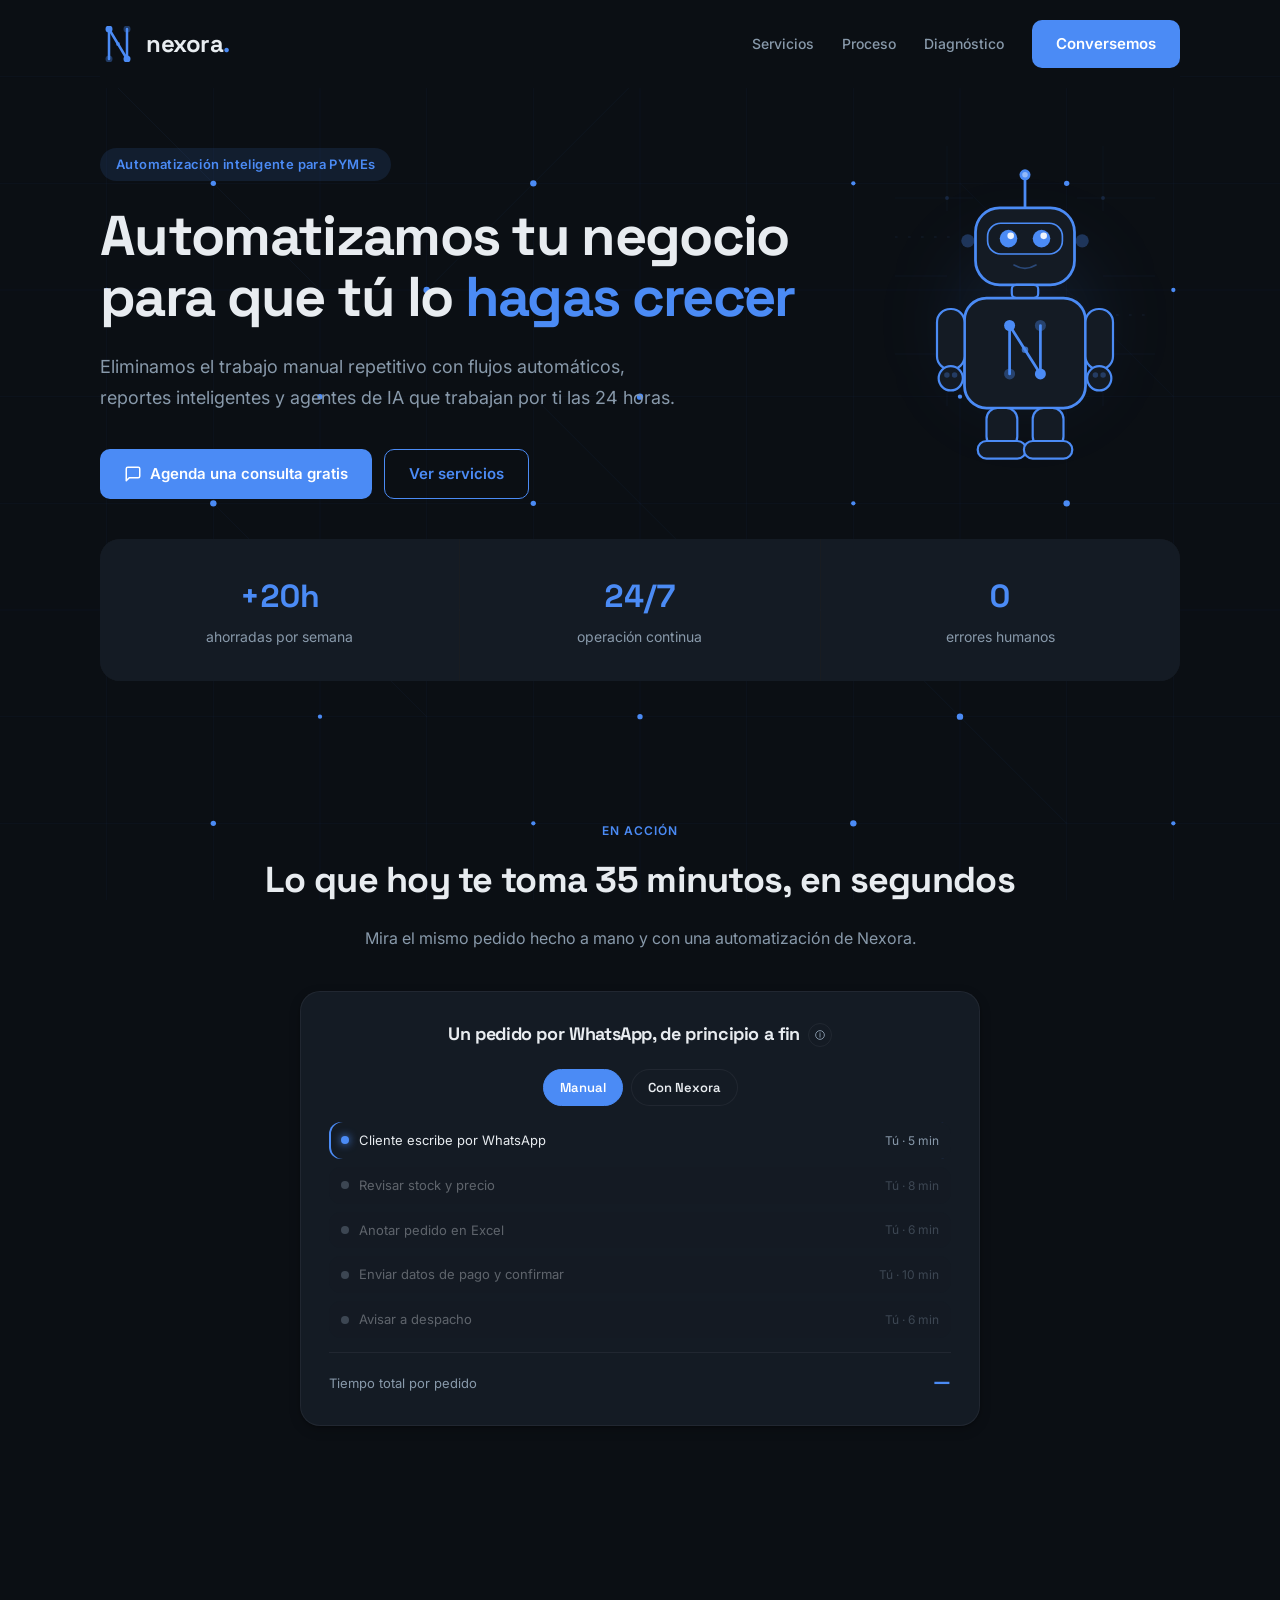
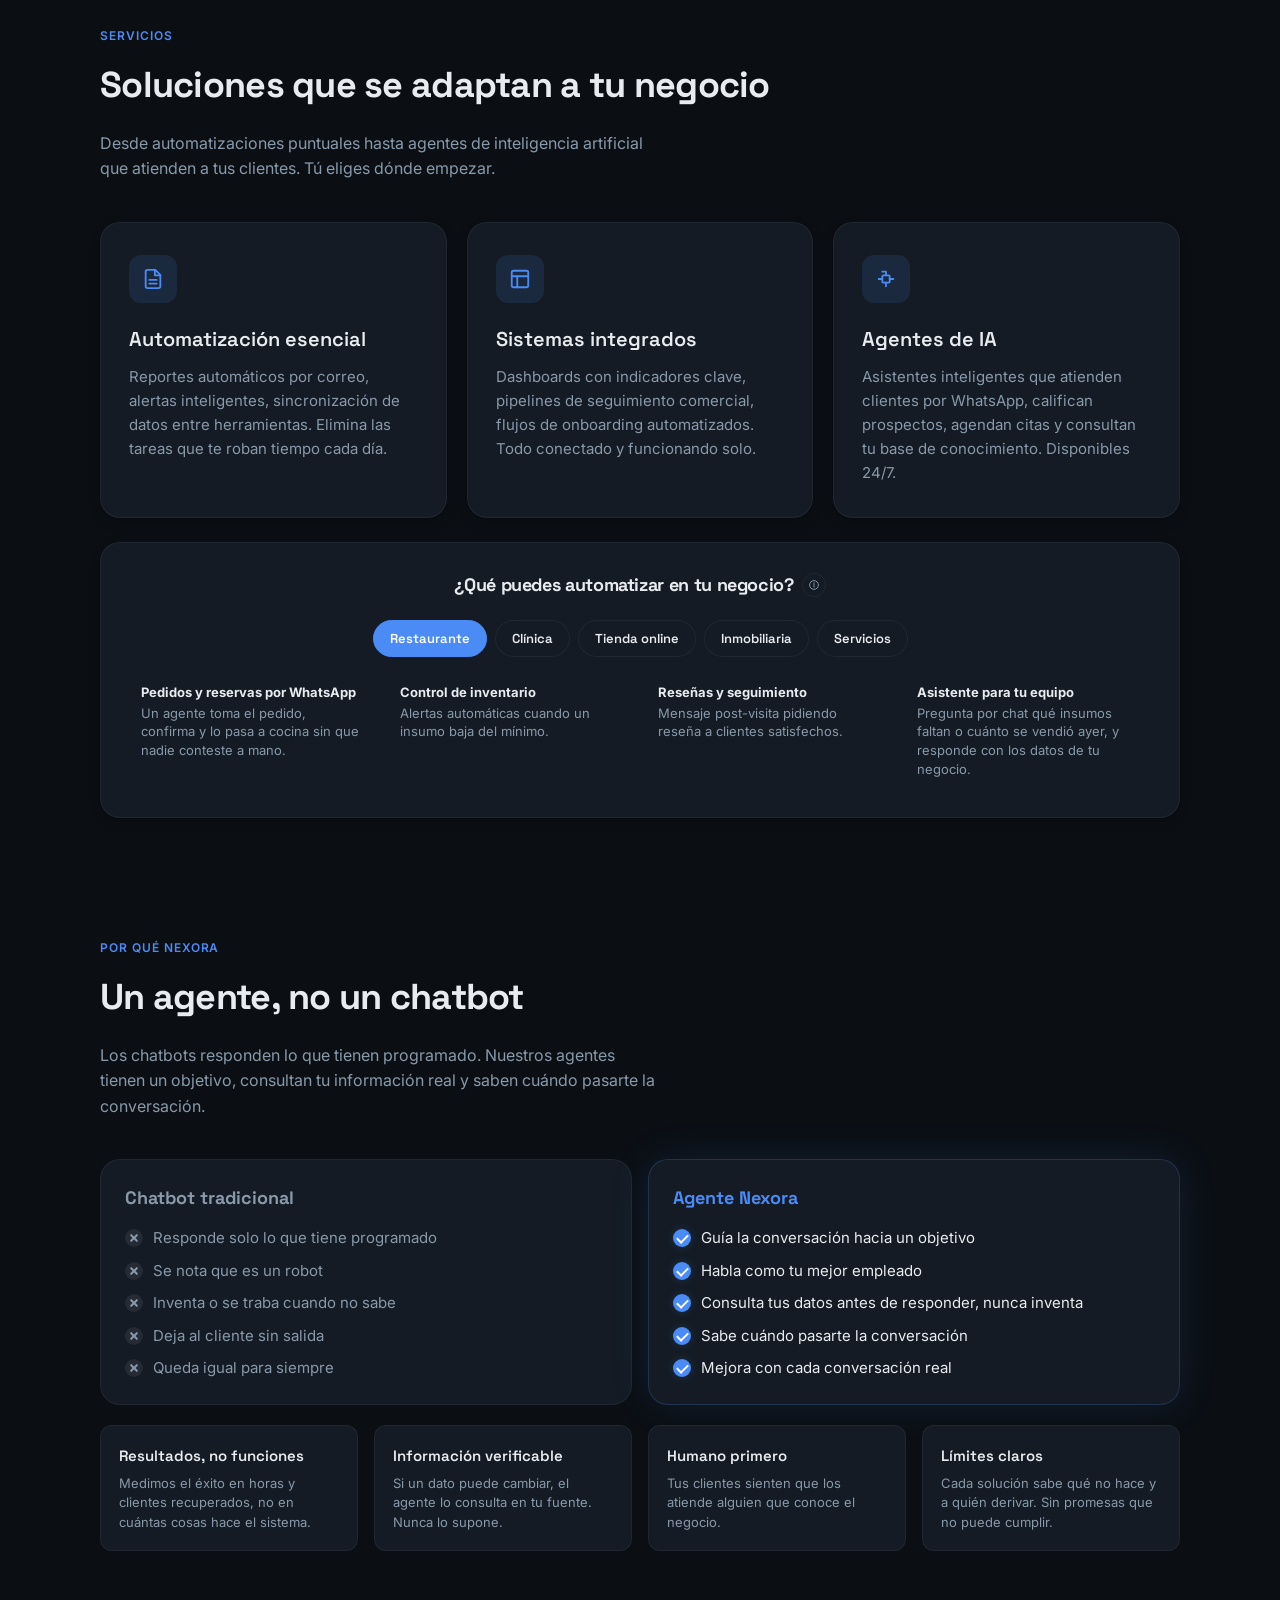
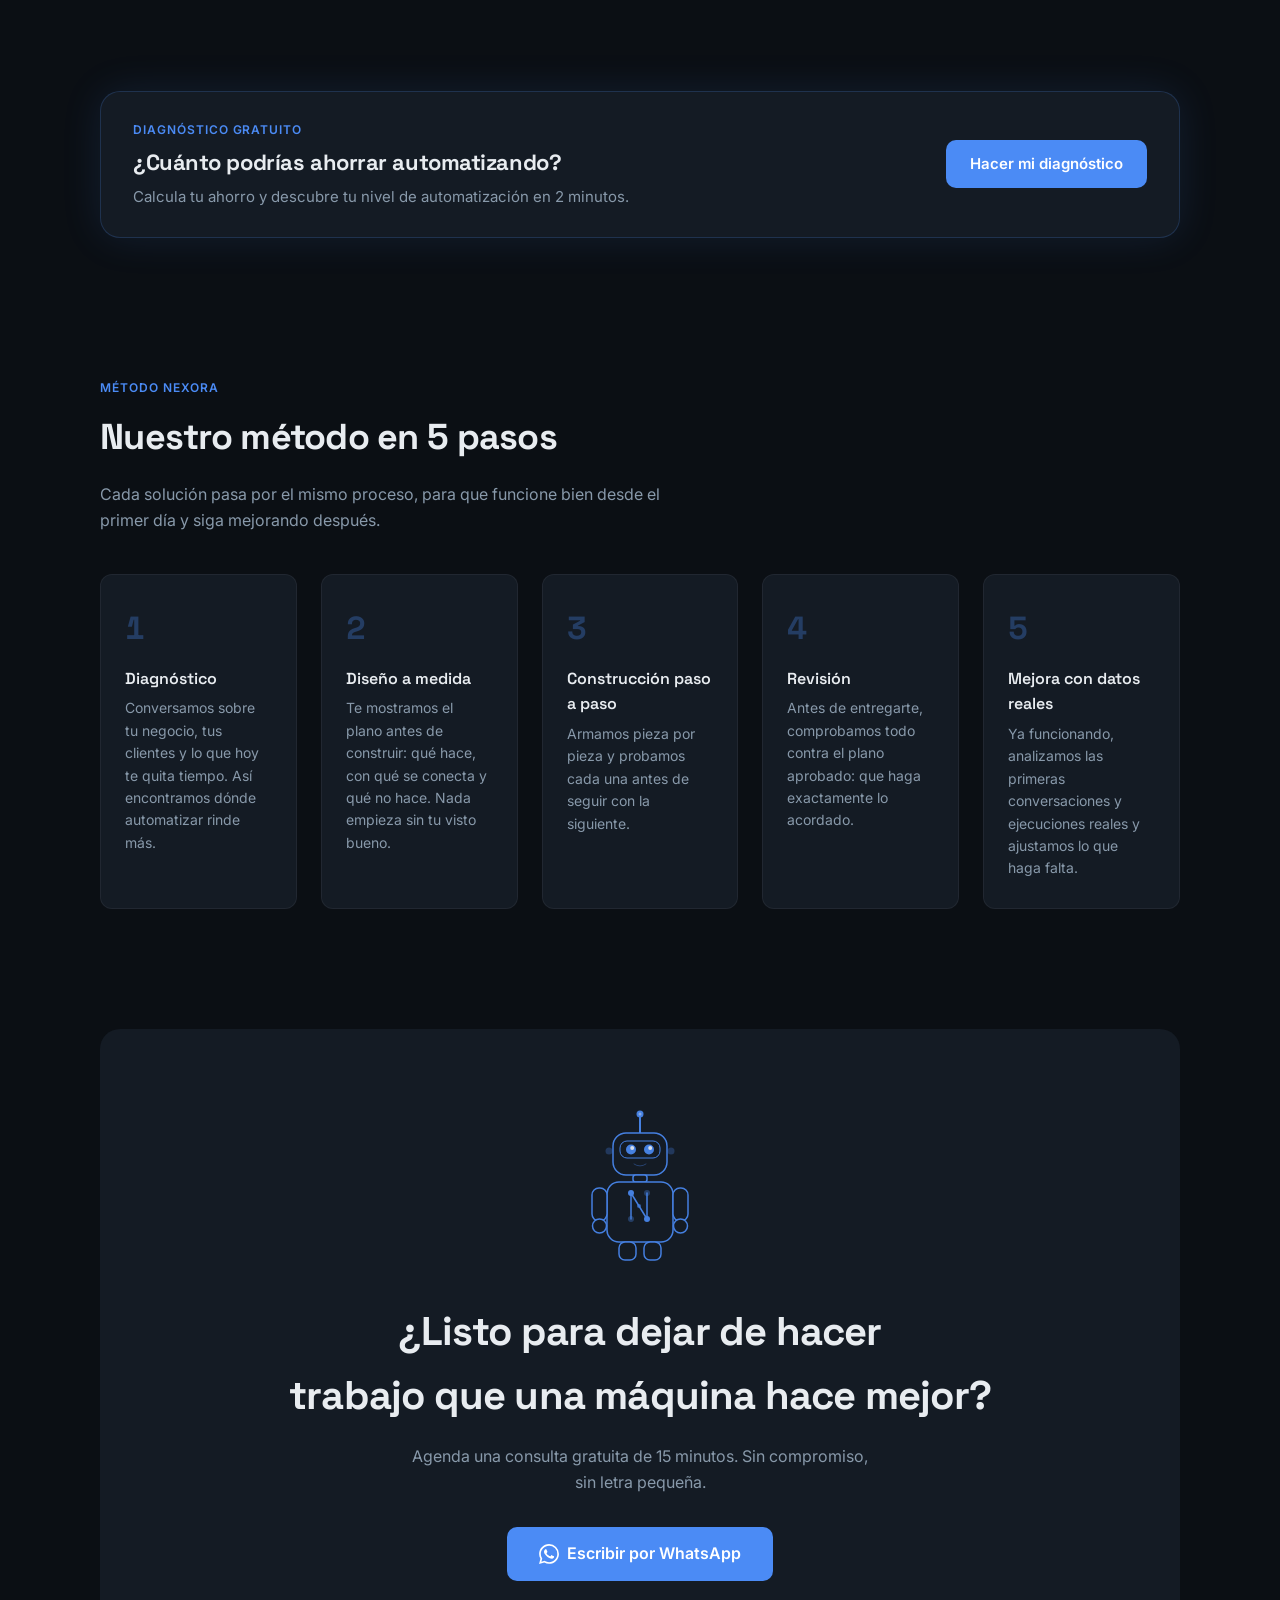
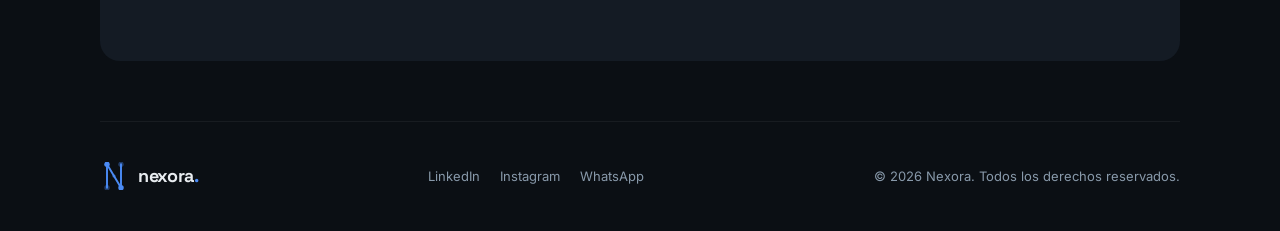
<file: index.html>
<!doctype html>
<html lang="es">
<head>
<meta charset="utf-8">
<meta name="viewport" content="width=device-width, initial-scale=1, viewport-fit=cover">
<title>Nexora — Automatización inteligente para PYMEs</title>
<meta name="description" content="Automatizaciones y agentes de IA para PYMEs: menos trabajo manual, atención 24/7.">
<link rel="preconnect" href="https://fonts.googleapis.com">
<link rel="stylesheet" href="https://fonts.googleapis.com/css2?family=Space+Grotesk:wght@400;500;600;700&family=Inter:wght@400;500;600&display=swap">
<link rel="stylesheet" href="/styles.css">
</head>
<body>
<!-- Circuit grid background with animated nodes -->
<div class="circuit-grid-bg">
  <svg viewBox="0 0 1200 900" preserveAspectRatio="xMidYMid slice" xmlns="http://www.w3.org/2000/svg">
    <!-- Grid lines -->
    <line x1="0" y1="100" x2="1200" y2="100" stroke="var(--circuit)" stroke-width="0.5"/>
    <line x1="0" y1="200" x2="1200" y2="200" stroke="var(--circuit)" stroke-width="0.5"/>
    <line x1="0" y1="300" x2="1200" y2="300" stroke="var(--circuit)" stroke-width="0.5"/>
    <line x1="0" y1="400" x2="1200" y2="400" stroke="var(--circuit)" stroke-width="0.5"/>
    <line x1="0" y1="500" x2="1200" y2="500" stroke="var(--circuit)" stroke-width="0.5"/>
    <line x1="0" y1="600" x2="1200" y2="600" stroke="var(--circuit)" stroke-width="0.5"/>
    <line x1="0" y1="700" x2="1200" y2="700" stroke="var(--circuit)" stroke-width="0.5"/>
    <line x1="0" y1="800" x2="1200" y2="800" stroke="var(--circuit)" stroke-width="0.5"/>
    <line x1="100" y1="0" x2="100" y2="900" stroke="var(--circuit)" stroke-width="0.5"/>
    <line x1="200" y1="0" x2="200" y2="900" stroke="var(--circuit)" stroke-width="0.5"/>
    <line x1="300" y1="0" x2="300" y2="900" stroke="var(--circuit)" stroke-width="0.5"/>
    <line x1="400" y1="0" x2="400" y2="900" stroke="var(--circuit)" stroke-width="0.5"/>
    <line x1="500" y1="0" x2="500" y2="900" stroke="var(--circuit)" stroke-width="0.5"/>
    <line x1="600" y1="0" x2="600" y2="900" stroke="var(--circuit)" stroke-width="0.5"/>
    <line x1="700" y1="0" x2="700" y2="900" stroke="var(--circuit)" stroke-width="0.5"/>
    <line x1="800" y1="0" x2="800" y2="900" stroke="var(--circuit)" stroke-width="0.5"/>
    <line x1="900" y1="0" x2="900" y2="900" stroke="var(--circuit)" stroke-width="0.5"/>
    <line x1="1000" y1="0" x2="1000" y2="900" stroke="var(--circuit)" stroke-width="0.5"/>
    <line x1="1100" y1="0" x2="1100" y2="900" stroke="var(--circuit)" stroke-width="0.5"/>
    <!-- Animated nodes at intersections -->
    <circle class="circuit-node" cx="100" cy="100" r="3" fill="var(--accent)"/>
    <circle class="circuit-node" cx="300" cy="100" r="2.5" fill="var(--accent)"/>
    <circle class="circuit-node" cx="600" cy="100" r="2" fill="var(--accent)"/>
    <circle class="circuit-node" cx="900" cy="100" r="3" fill="var(--accent)"/>
    <circle class="circuit-node" cx="1100" cy="100" r="2" fill="var(--accent)"/>
    <circle class="circuit-node" cx="200" cy="200" r="2.5" fill="var(--accent)"/>
    <circle class="circuit-node" cx="500" cy="200" r="3" fill="var(--accent)"/>
    <circle class="circuit-node" cx="800" cy="200" r="2" fill="var(--accent)"/>
    <circle class="circuit-node" cx="1000" cy="200" r="2.5" fill="var(--accent)"/>
    <circle class="circuit-node" cx="100" cy="300" r="2" fill="var(--accent)"/>
    <circle class="circuit-node" cx="400" cy="300" r="3" fill="var(--accent)"/>
    <circle class="circuit-node" cx="700" cy="300" r="2.5" fill="var(--accent)"/>
    <circle class="circuit-node" cx="1100" cy="300" r="2" fill="var(--accent)"/>
    <circle class="circuit-node" cx="300" cy="400" r="2.5" fill="var(--accent)"/>
    <circle class="circuit-node" cx="600" cy="400" r="3" fill="var(--accent)"/>
    <circle class="circuit-node" cx="900" cy="400" r="2" fill="var(--accent)"/>
    <circle class="circuit-node" cx="200" cy="500" r="3" fill="var(--accent)"/>
    <circle class="circuit-node" cx="500" cy="500" r="2.5" fill="var(--accent)"/>
    <circle class="circuit-node" cx="800" cy="500" r="2" fill="var(--accent)"/>
    <circle class="circuit-node" cx="1000" cy="500" r="3" fill="var(--accent)"/>
    <circle class="circuit-node" cx="100" cy="600" r="2.5" fill="var(--accent)"/>
    <circle class="circuit-node" cx="400" cy="600" r="2" fill="var(--accent)"/>
    <circle class="circuit-node" cx="700" cy="600" r="3" fill="var(--accent)"/>
    <circle class="circuit-node" cx="1100" cy="600" r="2.5" fill="var(--accent)"/>
    <circle class="circuit-node" cx="300" cy="700" r="2" fill="var(--accent)"/>
    <circle class="circuit-node" cx="600" cy="700" r="2.5" fill="var(--accent)"/>
    <circle class="circuit-node" cx="900" cy="700" r="3" fill="var(--accent)"/>
    <circle class="circuit-node" cx="200" cy="800" r="2.5" fill="var(--accent)"/>
    <circle class="circuit-node" cx="500" cy="800" r="2" fill="var(--accent)"/>
    <circle class="circuit-node" cx="800" cy="800" r="3" fill="var(--accent)"/>
    <circle class="circuit-node" cx="1100" cy="800" r="2" fill="var(--accent)"/>
    <!-- Diagonal connection traces -->
    <line x1="100" y1="100" x2="300" y2="300" stroke="var(--accent)" stroke-width="0.5" opacity="0.1"/>
    <line x1="600" y1="100" x2="400" y2="300" stroke="var(--accent)" stroke-width="0.5" opacity="0.1"/>
    <line x1="900" y1="200" x2="1100" y2="400" stroke="var(--accent)" stroke-width="0.5" opacity="0.08"/>
    <line x1="500" y1="400" x2="700" y2="600" stroke="var(--accent)" stroke-width="0.5" opacity="0.1"/>
    <line x1="200" y1="500" x2="400" y2="700" stroke="var(--accent)" stroke-width="0.5" opacity="0.08"/>
    <line x1="800" y1="600" x2="1000" y2="800" stroke="var(--accent)" stroke-width="0.5" opacity="0.1"/>
  </svg>
</div>

<div class="wrap">
  <nav>
    <a href="#" class="logo-mark">
      <svg class="logo-icon" viewBox="0 0 36 36" fill="none" xmlns="http://www.w3.org/2000/svg">
        <g transform="translate(9, 3)">
          <line x1="0" y1="0" x2="0" y2="30" stroke="var(--accent)" stroke-width="2.5" stroke-linecap="round"/>
          <line x1="0" y1="0" x2="18" y2="30" stroke="var(--accent)" stroke-width="2.5" stroke-linecap="round"/>
          <line x1="18" y1="0" x2="18" y2="30" stroke="var(--accent)" stroke-width="2.5" stroke-linecap="round"/>
          <circle cx="0" cy="0" r="3.5" fill="var(--accent)"/>
          <circle cx="18" cy="30" r="3.5" fill="var(--accent)"/>
          <circle cx="0" cy="30" r="3.5" fill="var(--accent)" opacity="0.35"/>
          <circle cx="18" cy="0" r="3.5" fill="var(--accent)" opacity="0.35"/>
          <circle cx="9" cy="15" r="2" fill="var(--accent)" opacity="0.7"/>
        </g>
      </svg>
      <div class="logo">nexora<span>.</span></div>
    </a>
    <div class="nav-links">
      <a href="#servicios">Servicios</a>
      <a href="#proceso">Proceso</a>
      <a href="/diagnostico/">Diagnóstico</a>
      <a href="#contacto" class="btn">Conversemos</a>
    </div>
  </nav>

  <section class="hero">
    <div class="hero-content">
      <div class="hero-badge">Automatización inteligente para PYMEs</div>
      <h1>Automatizamos tu negocio<br>para que tú lo <em>hagas crecer</em></h1>
      <p>Eliminamos el trabajo manual repetitivo con flujos automáticos, reportes inteligentes y agentes de IA que trabajan por ti las 24 horas.</p>
      <div class="hero-cta">
        <a href="#contacto" class="btn">
          <svg width="18" height="18" viewBox="0 0 24 24" fill="none" stroke="currentColor" stroke-width="2" stroke-linecap="round" stroke-linejoin="round"><path d="M21 15a2 2 0 0 1-2 2H7l-4 4V5a2 2 0 0 1 2-2h14a2 2 0 0 1 2 2z"/></svg>
          Agenda una consulta gratis
        </a>
        <a href="#servicios" class="btn btn-outline">Ver servicios</a>
      </div>
    </div>

    <div class="hero-visual">
      <div class="mascot-wrapper">
        <div class="mascot-glow"></div>
        <!-- Circuit background -->
        <svg class="circuit-bg" viewBox="0 0 400 400" fill="none" xmlns="http://www.w3.org/2000/svg">
          <!-- Horizontal lines -->
          <line x1="0" y1="80" x2="120" y2="80" stroke="var(--circuit)" stroke-width="1.5"/>
          <line x1="280" y1="80" x2="400" y2="80" stroke="var(--circuit)" stroke-width="1.5"/>
          <line x1="0" y1="200" x2="80" y2="200" stroke="var(--circuit)" stroke-width="1.5"/>
          <line x1="320" y1="200" x2="400" y2="200" stroke="var(--circuit)" stroke-width="1.5"/>
          <line x1="0" y1="320" x2="140" y2="320" stroke="var(--circuit)" stroke-width="1.5"/>
          <line x1="260" y1="320" x2="400" y2="320" stroke="var(--circuit)" stroke-width="1.5"/>
          <!-- Vertical lines -->
          <line x1="80" y1="0" x2="80" y2="100" stroke="var(--circuit)" stroke-width="1.5"/>
          <line x1="320" y1="0" x2="320" y2="100" stroke="var(--circuit)" stroke-width="1.5"/>
          <line x1="80" y1="300" x2="80" y2="400" stroke="var(--circuit)" stroke-width="1.5"/>
          <line x1="320" y1="300" x2="320" y2="400" stroke="var(--circuit)" stroke-width="1.5"/>
          <!-- Data flow lines -->
          <line x1="0" y1="140" x2="100" y2="140" stroke="var(--accent)" stroke-width="1" class="circuit-flow" opacity="0.3"/>
          <line x1="300" y1="260" x2="400" y2="260" stroke="var(--accent)" stroke-width="1" class="circuit-flow" opacity="0.3"/>
          <!-- Junction nodes -->
          <circle cx="80" cy="80" r="3" fill="var(--accent)" opacity="0.3"/>
          <circle cx="320" cy="80" r="3" fill="var(--accent)" opacity="0.3"/>
          <circle cx="80" cy="320" r="3" fill="var(--accent)" opacity="0.3"/>
          <circle cx="320" cy="320" r="3" fill="var(--accent)" opacity="0.3"/>
        </svg>
        <!-- Robot mascot — Version D: Shield N -->
        <svg class="mascot-svg" viewBox="0 0 200 280" fill="none" xmlns="http://www.w3.org/2000/svg">
          <!-- Antenna -->
          <line x1="100" y1="12" x2="100" y2="38" stroke="var(--accent)" stroke-width="2.5" stroke-linecap="round"/>
          <circle cx="100" cy="8" r="5" fill="var(--accent)"/>
          <circle cx="100" cy="8" r="2.5" fill="#fff" opacity="0.4"/>
          <!-- Head: rounded tech -->
          <rect x="55" y="38" width="90" height="70" rx="22" fill="var(--card-bg)" stroke="var(--accent)" stroke-width="2.5"/>
          <!-- Visor -->
          <rect x="66" y="52" width="68" height="28" rx="12" fill="var(--bg-alt)" stroke="var(--accent)" stroke-width="1.5"/>
          <!-- Eyes -->
          <circle cx="85" cy="66" r="8" fill="var(--accent)"/>
          <circle cx="115" cy="66" r="8" fill="var(--accent)"/>
          <circle cx="87" cy="63.5" r="3" fill="#fff" opacity="0.9"/>
          <circle cx="117" cy="63.5" r="3" fill="#fff" opacity="0.9"/>
          <!-- Smile -->
          <path d="M90 90 Q100 96 110 90" stroke="var(--accent)" stroke-width="1.5" stroke-linecap="round" fill="none" opacity="0.4"/>
          <!-- Ear sensors -->
          <circle cx="48" cy="68" r="6" fill="var(--accent)" opacity="0.3"/>
          <circle cx="152" cy="68" r="6" fill="var(--accent)" opacity="0.3"/>
          <!-- Neck -->
          <rect x="88" y="108" width="24" height="12" rx="4" fill="var(--card-bg)" stroke="var(--accent)" stroke-width="2"/>
          <!-- Torso -->
          <rect x="45" y="120" width="110" height="100" rx="20" fill="var(--card-bg)" stroke="var(--accent)" stroke-width="2.5"/>
          <!-- Nexora N on chest (ratio 0.625 like original logo) -->
          <g transform="translate(86, 145)">
            <line x1="0" y1="0" x2="0" y2="44" stroke="var(--accent)" stroke-width="2.5" stroke-linecap="round"/>
            <line x1="0" y1="0" x2="28" y2="44" stroke="var(--accent)" stroke-width="2.5" stroke-linecap="round"/>
            <line x1="28" y1="0" x2="28" y2="44" stroke="var(--accent)" stroke-width="2.5" stroke-linecap="round"/>
            <circle cx="0" cy="0" r="5" fill="var(--accent)"/>
            <circle cx="28" cy="44" r="5" fill="var(--accent)"/>
            <circle cx="0" cy="44" r="5" fill="var(--accent)" opacity="0.35"/>
            <circle cx="28" cy="0" r="5" fill="var(--accent)" opacity="0.35"/>
            <circle cx="14" cy="22" r="3" fill="var(--accent)" opacity="0.7"/>
          </g>
          <!-- Arms -->
          <rect x="20" y="130" width="25" height="55" rx="12" fill="var(--card-bg)" stroke="var(--accent)" stroke-width="2"/>
          <circle cx="32.5" cy="193" r="11" fill="var(--card-bg)" stroke="var(--accent)" stroke-width="2"/>
          <rect x="155" y="130" width="25" height="55" rx="12" fill="var(--card-bg)" stroke="var(--accent)" stroke-width="2"/>
          <circle cx="167.5" cy="193" r="11" fill="var(--card-bg)" stroke="var(--accent)" stroke-width="2"/>
          <!-- Hand details -->
          <circle cx="29" cy="190" r="2.5" fill="var(--accent)" opacity="0.3"/>
          <circle cx="36" cy="190" r="2.5" fill="var(--accent)" opacity="0.3"/>
          <circle cx="164" cy="190" r="2.5" fill="var(--accent)" opacity="0.3"/>
          <circle cx="171" cy="190" r="2.5" fill="var(--accent)" opacity="0.3"/>
          <!-- Legs -->
          <rect x="65" y="220" width="28" height="36" rx="10" fill="var(--card-bg)" stroke="var(--accent)" stroke-width="2"/>
          <rect x="107" y="220" width="28" height="36" rx="10" fill="var(--card-bg)" stroke="var(--accent)" stroke-width="2"/>
          <!-- Feet -->
          <rect x="57" y="250" width="44" height="16" rx="8" fill="var(--card-bg)" stroke="var(--accent)" stroke-width="2"/>
          <rect x="99" y="250" width="44" height="16" rx="8" fill="var(--card-bg)" stroke="var(--accent)" stroke-width="2"/>
        </svg>
      </div>
    </div>
  </section>

  <div class="stats">
    <div class="stat">
      <div class="stat-num">+20h</div>
      <div class="stat-label">ahorradas por semana</div>
    </div>
    <div class="stat">
      <div class="stat-num">24/7</div>
      <div class="stat-label">operación continua</div>
    </div>
    <div class="stat">
      <div class="stat-num">0</div>
      <div class="stat-label">errores humanos</div>
    </div>
  </div>

  <section class="feature" id="en-accion">
    <div class="section-eyebrow">En acción</div>
    <h2 class="section-title">Lo que hoy te toma 35 minutos, en segundos</h2>
    <p class="section-desc">Mira el mismo pedido hecho a mano y con una automatización de Nexora.</p>
    <div class="feature-card">
  <div class="calc" id="flujo">
    <div class="calc-header">
      <h3>Un pedido por WhatsApp, de principio a fin</h3>
      <button class="calc-info-toggle" onclick="this.closest('.calc').querySelector('.calc-info').toggleAttribute('hidden')" aria-label="Más información">
        <svg width="16" height="16" viewBox="0 0 16 16" fill="none"><circle cx="8" cy="8" r="7" stroke="currentColor" stroke-width="1.5"/><path d="M8 7v4.5M8 4.5v1" stroke="currentColor" stroke-width="1.5" stroke-linecap="round"/></svg>
      </button>
    </div>
    <div class="calc-info" hidden>
      <p>Compara el mismo proceso hecho a mano y con una automatización. Cambia entre "Manual" y "Con Nexora" y mira quién hace cada paso y cuánto tarda en total. Los tiempos son referenciales de un negocio típico.</p>
    </div>
    <div class="tool-body">
      <div class="flow-toggle">
        <button class="tool-btn is-on" data-mode="manual">Manual</button>
        <button class="tool-btn" data-mode="auto">Con Nexora</button>
      </div>
      <ul class="flow-steps" id="flow-steps"></ul>
      <div class="flow-total"><span id="flow-label">Tiempo total por pedido</span><strong id="flow-time"></strong></div>
    </div>
  </div>
    </div>
  </section>

  <section id="servicios">
    <div class="section-eyebrow">Servicios</div>
    <h2 class="section-title">Soluciones que se adaptan a tu negocio</h2>
    <p class="section-desc">Desde automatizaciones puntuales hasta agentes de inteligencia artificial que atienden a tus clientes. Tú eliges dónde empezar.</p>

    <div class="services-grid">
      <div class="service-card">
        <div class="service-icon">
          <svg width="22" height="22" viewBox="0 0 24 24" fill="none" stroke="var(--accent)" stroke-width="2" stroke-linecap="round" stroke-linejoin="round"><path d="M14.5 2H6a2 2 0 0 0-2 2v16a2 2 0 0 0 2 2h12a2 2 0 0 0 2-2V7.5L14.5 2z"/><polyline points="14 2 14 8 20 8"/><line x1="16" y1="13" x2="8" y2="13"/><line x1="16" y1="17" x2="8" y2="17"/></svg>
        </div>
        <h3>Automatización esencial</h3>
        <p>Reportes automáticos por correo, alertas inteligentes, sincronización de datos entre herramientas. Elimina las tareas que te roban tiempo cada día.</p>
      </div>

      <div class="service-card">
        <div class="service-icon">
          <svg width="22" height="22" viewBox="0 0 24 24" fill="none" stroke="var(--accent)" stroke-width="2" stroke-linecap="round" stroke-linejoin="round"><rect x="3" y="3" width="18" height="18" rx="2"/><path d="M3 9h18"/><path d="M9 21V9"/></svg>
        </div>
        <h3>Sistemas integrados</h3>
        <p>Dashboards con indicadores clave, pipelines de seguimiento comercial, flujos de onboarding automatizados. Todo conectado y funcionando solo.</p>
      </div>

      <div class="service-card">
        <div class="service-icon">
          <svg width="22" height="22" viewBox="0 0 24 24" fill="none" stroke="var(--accent)" stroke-width="2" stroke-linecap="round" stroke-linejoin="round"><path d="M12 8V4H8"/><rect x="8" y="8" width="8" height="8" rx="1"/><path d="M4 12h4"/><path d="M16 12h4"/><path d="M12 16v4"/></svg>
        </div>
        <h3>Agentes de IA</h3>
        <p>Asistentes inteligentes que atienden clientes por WhatsApp, califican prospectos, agendan citas y consultan tu base de conocimiento. Disponibles 24/7.</p>
      </div>
    </div>

    <div class="services-extra">
  <div class="calc" id="industria">
    <div class="calc-header">
      <h3>¿Qué puedes automatizar en tu negocio?</h3>
      <button class="calc-info-toggle" onclick="this.closest('.calc').querySelector('.calc-info').toggleAttribute('hidden')" aria-label="Más información">
        <svg width="16" height="16" viewBox="0 0 16 16" fill="none"><circle cx="8" cy="8" r="7" stroke="currentColor" stroke-width="1.5"/><path d="M8 7v4.5M8 4.5v1" stroke="currentColor" stroke-width="1.5" stroke-linecap="round"/></svg>
      </button>
    </div>
    <div class="calc-info" hidden>
      <p>Elige el tipo de negocio que más se parece al tuyo y te mostramos cuatro soluciones que suelen dar resultado primero. Todas trabajan con la información que tu negocio ya tiene. Si tu rubro no aparece, escríbenos: casi todo proceso repetitivo se puede automatizar.</p>
    </div>
    <div class="tool-body">
      <div class="ind-chips" id="ind-chips">
        <button class="tool-btn is-on" data-ind="restaurante">Restaurante</button>
        <button class="tool-btn" data-ind="clinica">Clínica</button>
        <button class="tool-btn" data-ind="tienda">Tienda online</button>
        <button class="tool-btn" data-ind="inmobiliaria">Inmobiliaria</button>
        <button class="tool-btn" data-ind="servicios">Servicios</button>
      </div>
      <ul class="ind-list" id="ind-list"></ul>
    </div>
  </div>
    </div>
  </section>

  <section id="por-que">
    <div class="section-eyebrow">Por qué Nexora</div>
    <h2 class="section-title">Un agente, no un chatbot</h2>
    <p class="section-desc">Los chatbots responden lo que tienen programado. Nuestros agentes tienen un objetivo, consultan tu información real y saben cuándo pasarte la conversación.</p>

    <div class="vs">
      <div class="vs-col">
        <h3>Chatbot tradicional</h3>
        <ul>
          <li><span class="vs-mark no" aria-hidden="true"></span>Responde solo lo que tiene programado</li>
          <li><span class="vs-mark no" aria-hidden="true"></span>Se nota que es un robot</li>
          <li><span class="vs-mark no" aria-hidden="true"></span>Inventa o se traba cuando no sabe</li>
          <li><span class="vs-mark no" aria-hidden="true"></span>Deja al cliente sin salida</li>
          <li><span class="vs-mark no" aria-hidden="true"></span>Queda igual para siempre</li>
        </ul>
      </div>
      <div class="vs-col vs-us">
        <h3>Agente Nexora</h3>
        <ul>
          <li><span class="vs-mark yes" aria-hidden="true"></span>Guía la conversación hacia un objetivo</li>
          <li><span class="vs-mark yes" aria-hidden="true"></span>Habla como tu mejor empleado</li>
          <li><span class="vs-mark yes" aria-hidden="true"></span>Consulta tus datos antes de responder, nunca inventa</li>
          <li><span class="vs-mark yes" aria-hidden="true"></span>Sabe cuándo pasarte la conversación</li>
          <li><span class="vs-mark yes" aria-hidden="true"></span>Mejora con cada conversación real</li>
        </ul>
      </div>
    </div>

    <div class="principles">
      <div class="principle"><h4>Resultados, no funciones</h4><p>Medimos el éxito en horas y clientes recuperados, no en cuántas cosas hace el sistema.</p></div>
      <div class="principle"><h4>Información verificable</h4><p>Si un dato puede cambiar, el agente lo consulta en tu fuente. Nunca lo supone.</p></div>
      <div class="principle"><h4>Humano primero</h4><p>Tus clientes sienten que los atiende alguien que conoce el negocio.</p></div>
      <div class="principle"><h4>Límites claros</h4><p>Cada solución sabe qué no hace y a quién derivar. Sin promesas que no puede cumplir.</p></div>
    </div>
  </section>

  <div class="tools-banner">
    <div class="tools-banner-text">
      <div class="section-eyebrow">Diagnóstico gratuito</div>
      <h3>¿Cuánto podrías ahorrar automatizando?</h3>
      <p>Calcula tu ahorro y descubre tu nivel de automatización en 2 minutos.</p>
    </div>
    <a href="/diagnostico/" class="btn">Hacer mi diagnóstico</a>
  </div>

  <section id="proceso">
    <div class="section-eyebrow">Método Nexora</div>
    <h2 class="section-title">Nuestro método en 5 pasos</h2>
    <p class="section-desc">Cada solución pasa por el mismo proceso, para que funcione bien desde el primer día y siga mejorando después.</p>

    <div class="process-steps">
      <div class="step">
        <h4>Diagnóstico</h4>
        <p>Conversamos sobre tu negocio, tus clientes y lo que hoy te quita tiempo. Así encontramos dónde automatizar rinde más.</p>
      </div>
      <div class="step">
        <h4>Diseño a medida</h4>
        <p>Te mostramos el plano antes de construir: qué hace, con qué se conecta y qué no hace. Nada empieza sin tu visto bueno.</p>
      </div>
      <div class="step">
        <h4>Construcción paso a paso</h4>
        <p>Armamos pieza por pieza y probamos cada una antes de seguir con la siguiente.</p>
      </div>
      <div class="step">
        <h4>Revisión</h4>
        <p>Antes de entregarte, comprobamos todo contra el plano aprobado: que haga exactamente lo acordado.</p>
      </div>
      <div class="step">
        <h4>Mejora con datos reales</h4>
        <p>Ya funcionando, analizamos las primeras conversaciones y ejecuciones reales y ajustamos lo que haga falta.</p>
      </div>
    </div>
  </section>

  <div class="cta-section" id="contacto">
    <!-- Mini mascot in CTA -->
    <svg class="cta-mascot" viewBox="0 0 120 160" fill="none" xmlns="http://www.w3.org/2000/svg">
      <!-- Mini Version D robot -->
      <line x1="60" y1="8" x2="60" y2="24" stroke="var(--accent)" stroke-width="2" stroke-linecap="round"/>
      <circle cx="60" cy="5" r="3.5" fill="var(--accent)"/>
      <circle cx="60" cy="5" r="1.5" fill="#fff" opacity="0.4"/>
      <!-- Head -->
      <rect x="33" y="24" width="54" height="42" rx="13" fill="var(--card-bg)" stroke="var(--accent)" stroke-width="1.5"/>
      <!-- Visor -->
      <rect x="40" y="32" width="40" height="17" rx="7" fill="var(--bg-alt)" stroke="var(--accent)" stroke-width="1"/>
      <!-- Eyes -->
      <circle cx="51" cy="40.5" r="5" fill="var(--accent)"/>
      <circle cx="69" cy="40.5" r="5" fill="var(--accent)"/>
      <circle cx="52.2" cy="39" r="2" fill="#fff" opacity="0.9"/>
      <circle cx="70.2" cy="39" r="2" fill="#fff" opacity="0.9"/>
      <!-- Smile -->
      <path d="M54 55 Q60 59 66 55" stroke="var(--accent)" stroke-width="1" stroke-linecap="round" fill="none" opacity="0.4"/>
      <!-- Ear sensors -->
      <circle cx="29" cy="42" r="3.5" fill="var(--accent)" opacity="0.3"/>
      <circle cx="91" cy="42" r="3.5" fill="var(--accent)" opacity="0.3"/>
      <!-- Neck -->
      <rect x="53" y="66" width="14" height="7" rx="2.5" fill="var(--card-bg)" stroke="var(--accent)" stroke-width="1.5"/>
      <!-- Torso -->
      <rect x="27" y="73" width="66" height="60" rx="12" fill="var(--card-bg)" stroke="var(--accent)" stroke-width="1.5"/>
      <!-- Nexora N on chest (ratio 0.625) -->
      <g transform="translate(51, 84)">
        <line x1="0" y1="0" x2="0" y2="26" stroke="var(--accent)" stroke-width="1.5" stroke-linecap="round"/>
        <line x1="0" y1="0" x2="16" y2="26" stroke="var(--accent)" stroke-width="1.5" stroke-linecap="round"/>
        <line x1="16" y1="0" x2="16" y2="26" stroke="var(--accent)" stroke-width="1.5" stroke-linecap="round"/>
        <circle cx="0" cy="0" r="3" fill="var(--accent)"/>
        <circle cx="16" cy="26" r="3" fill="var(--accent)"/>
        <circle cx="0" cy="26" r="3" fill="var(--accent)" opacity="0.35"/>
        <circle cx="16" cy="0" r="3" fill="var(--accent)" opacity="0.35"/>
        <circle cx="8" cy="13" r="2" fill="var(--accent)" opacity="0.7"/>
      </g>
      <!-- Arms -->
      <rect x="12" y="79" width="15" height="33" rx="7" fill="var(--card-bg)" stroke="var(--accent)" stroke-width="1.5"/>
      <circle cx="19.5" cy="117" r="7" fill="var(--card-bg)" stroke="var(--accent)" stroke-width="1.5"/>
      <rect x="93" y="79" width="15" height="33" rx="7" fill="var(--card-bg)" stroke="var(--accent)" stroke-width="1.5"/>
      <circle cx="100.5" cy="117" r="7" fill="var(--card-bg)" stroke="var(--accent)" stroke-width="1.5"/>
      <!-- Legs -->
      <rect x="39" y="133" width="17" height="18" rx="6" fill="var(--card-bg)" stroke="var(--accent)" stroke-width="1.5"/>
      <rect x="64" y="133" width="17" height="18" rx="6" fill="var(--card-bg)" stroke="var(--accent)" stroke-width="1.5"/>
    </svg>
    <h2>¿Listo para dejar de hacer<br>trabajo que una máquina hace mejor?</h2>
    <p>Agenda una consulta gratuita de 15 minutos. Sin compromiso, sin letra pequeña.</p>
    <a href="#" class="btn" style="font-size:1rem; padding:14px 32px;">
      <svg width="20" height="20" viewBox="0 0 24 24" fill="currentColor"><path d="M17.472 14.382c-.297-.149-1.758-.867-2.03-.967-.273-.099-.471-.148-.67.15-.197.297-.767.966-.94 1.164-.173.199-.347.223-.644.075-.297-.15-1.255-.463-2.39-1.475-.883-.788-1.48-1.761-1.653-2.059-.173-.297-.018-.458.13-.606.134-.133.298-.347.446-.52.149-.174.198-.298.298-.497.099-.198.05-.371-.025-.52-.075-.149-.669-1.612-.916-2.207-.242-.579-.487-.5-.669-.51-.173-.008-.371-.01-.57-.01-.198 0-.52.074-.792.372-.272.297-1.04 1.016-1.04 2.479 0 1.462 1.065 2.875 1.213 3.074.149.198 2.096 3.2 5.077 4.487.709.306 1.262.489 1.694.625.712.227 1.36.195 1.871.118.571-.085 1.758-.719 2.006-1.413.248-.694.248-1.289.173-1.413-.074-.124-.272-.198-.57-.347m-5.421 7.403h-.004a9.87 9.87 0 01-5.031-1.378l-.361-.214-3.741.982.998-3.648-.235-.374a9.86 9.86 0 01-1.51-5.26c.001-5.45 4.436-9.884 9.888-9.884 2.64 0 5.122 1.03 6.988 2.898a9.825 9.825 0 012.893 6.994c-.003 5.45-4.437 9.884-9.885 9.884m8.413-18.297A11.815 11.815 0 0012.05 0C5.495 0 .16 5.335.157 11.892c0 2.096.547 4.142 1.588 5.945L.057 24l6.305-1.654a11.882 11.882 0 005.683 1.448h.005c6.554 0 11.89-5.335 11.893-11.893a11.821 11.821 0 00-3.48-8.413z"/></svg>
      Escribir por WhatsApp
    </a>
  </div>

  <footer>
    <a href="#" class="logo-mark" style="text-decoration:none;">
      <svg style="width:28px;height:28px;" viewBox="0 0 36 36" fill="none" xmlns="http://www.w3.org/2000/svg">
        <g transform="translate(9, 3)">
          <line x1="0" y1="0" x2="0" y2="30" stroke="var(--accent)" stroke-width="2.5" stroke-linecap="round"/>
          <line x1="0" y1="0" x2="18" y2="30" stroke="var(--accent)" stroke-width="2.5" stroke-linecap="round"/>
          <line x1="18" y1="0" x2="18" y2="30" stroke="var(--accent)" stroke-width="2.5" stroke-linecap="round"/>
          <circle cx="0" cy="0" r="3.5" fill="var(--accent)"/>
          <circle cx="18" cy="30" r="3.5" fill="var(--accent)"/>
          <circle cx="0" cy="30" r="3.5" fill="var(--accent)" opacity="0.35"/>
          <circle cx="18" cy="0" r="3.5" fill="var(--accent)" opacity="0.35"/>
          <circle cx="9" cy="15" r="2" fill="var(--accent)" opacity="0.7"/>
        </g>
      </svg>
      <div class="logo" style="font-size:1.125rem;">nexora<span>.</span></div>
    </a>
    <div class="footer-links">
      <a href="#">LinkedIn</a>
      <a href="#">Instagram</a>
      <a href="#">WhatsApp</a>
    </div>
    <div>&copy; 2026 Nexora. Todos los derechos reservados.</div>
  </footer>
</div>

<script>
(function(){
  var data = {
    manual: {
      steps: [
        ['Cliente escribe por WhatsApp', 'Tú · 5 min'],
        ['Revisar stock y precio', 'Tú · 8 min'],
        ['Anotar pedido en Excel', 'Tú · 6 min'],
        ['Enviar datos de pago y confirmar', 'Tú · 10 min'],
        ['Avisar a despacho', 'Tú · 6 min']
      ],
      total: '35 min', label: 'Tiempo total por pedido'
    },
    auto: {
      steps: [
        ['Cliente escribe por WhatsApp', 'Agente IA · 5 s'],
        ['Revisar stock y precio', 'Automático · 2 s'],
        ['Registrar pedido en tu sistema', 'Automático · 1 s'],
        ['Enviar link de pago y confirmar', 'Agente IA · 10 s'],
        ['Avisar a despacho', 'Automático · 1 s']
      ],
      total: '< 1 min', label: 'Tiempo total por pedido'
    }
  };
  var list = document.getElementById('flow-steps');
  var timeEl = document.getElementById('flow-time');
  var btns = document.querySelectorAll('#flujo [data-mode]');
  var timers = [];

  function run(mode) {
    timers.forEach(clearTimeout); timers = [];
    btns.forEach(function(b){ b.classList.toggle('is-on', b.dataset.mode === mode); });
    var d = data[mode];
    list.innerHTML = '';
    d.steps.forEach(function(s){
      var li = document.createElement('li');
      var dot = document.createElement('span'); dot.className = 'flow-dot';
      var txt = document.createElement('span'); txt.textContent = s[0];
      var who = document.createElement('span'); who.className = 'who'; who.textContent = s[1];
      li.append(dot, txt, who);
      list.appendChild(li);
    });
    timeEl.textContent = '—';
    var step = mode === 'auto' ? 250 : 650;
    list.querySelectorAll('li').forEach(function(li, k){
      timers.push(setTimeout(function(){ li.classList.add('lit'); }, step * (k + 1)));
    });
    timers.push(setTimeout(function(){ timeEl.textContent = d.total; }, step * (d.steps.length + 1)));
  }

  btns.forEach(function(b){ b.addEventListener('click', function(){ run(b.dataset.mode); }); });

  run('manual');
  var io = new IntersectionObserver(function(e){
    if (e[0].isIntersecting) { run('manual'); io.disconnect(); }
  }, { threshold: 0.4 });
  io.observe(document.getElementById('flujo'));
})();

(function(){
  var data = {
    restaurante: [
      ['Pedidos y reservas por WhatsApp', 'Un agente toma el pedido, confirma y lo pasa a cocina sin que nadie conteste a mano.'],
      ['Control de inventario', 'Alertas automáticas cuando un insumo baja del mínimo.'],
      ['Reseñas y seguimiento', 'Mensaje post-visita pidiendo reseña a clientes satisfechos.'],
      ['Asistente para tu equipo', 'Pregunta por chat qué insumos faltan o cuánto se vendió ayer, y responde con los datos de tu negocio.']
    ],
    clinica: [
      ['Agenda de citas 24/7', 'Pacientes agendan, cambian o cancelan por WhatsApp a cualquier hora.'],
      ['Recordatorios automáticos', 'Avisos el día anterior que reducen las inasistencias.'],
      ['Fichas e historial', 'Datos del paciente registrados directo en tu sistema, sin transcribir.'],
      ['Asistente para tu equipo', 'Recepción consulta por chat las citas del día o los pagos pendientes, con la información de tu clínica.']
    ],
    tienda: [
      ['Atención y preventa', 'Respuestas inmediatas sobre stock, tallas, envíos y precios.'],
      ['Carritos abandonados', 'Recordatorio automático a quien no terminó su compra.'],
      ['Facturación y despacho', 'Cada venta genera factura y orden de envío sola.'],
      ['Asistente para tu equipo', 'Stock, ventas y saldos de clientes al instante por chat, a partir de tus planillas.']
    ],
    inmobiliaria: [
      ['Calificación de interesados', 'El agente filtra por presupuesto y zona antes de pasarte el contacto.'],
      ['Agenda de visitas', 'Coordina horarios de visita sin ida y vuelta de mensajes.'],
      ['Seguimiento de prospectos', 'Recontacto automático a quienes no respondieron.'],
      ['Asistente para tu equipo', 'Tus asesores consultan por chat propiedades disponibles y prospectos, con tu propio catálogo.']
    ],
    servicios: [
      ['Cotizaciones automáticas', 'Cotizaciones armadas y enviadas en minutos, no en días.'],
      ['Cobranza', 'Recordatorios de pago escalonados sin incomodar a nadie del equipo.'],
      ['Reportes para clientes', 'Informes periódicos generados y enviados solos.'],
      ['Asistente para tu equipo', 'Trabajos pendientes, clientes por cobrar y entregas, consultados por chat con tus datos.']
    ]
  };
  var list = document.getElementById('ind-list');
  var chips = document.querySelectorAll('#ind-chips [data-ind]');

  function pick(k) {
    chips.forEach(function(c){ c.classList.toggle('is-on', c.dataset.ind === k); });
    list.innerHTML = '';
    data[k].forEach(function(it){
      var li = document.createElement('li');
      var t = document.createElement('strong'); t.textContent = it[0];
      var d = document.createElement('span'); d.textContent = it[1];
      li.append(t, d);
      list.appendChild(li);
    });
  }
  chips.forEach(function(c){ c.addEventListener('click', function(){ pick(c.dataset.ind); }); });
  pick('restaurante');
})();
</script>
</body>
</html>
</file>
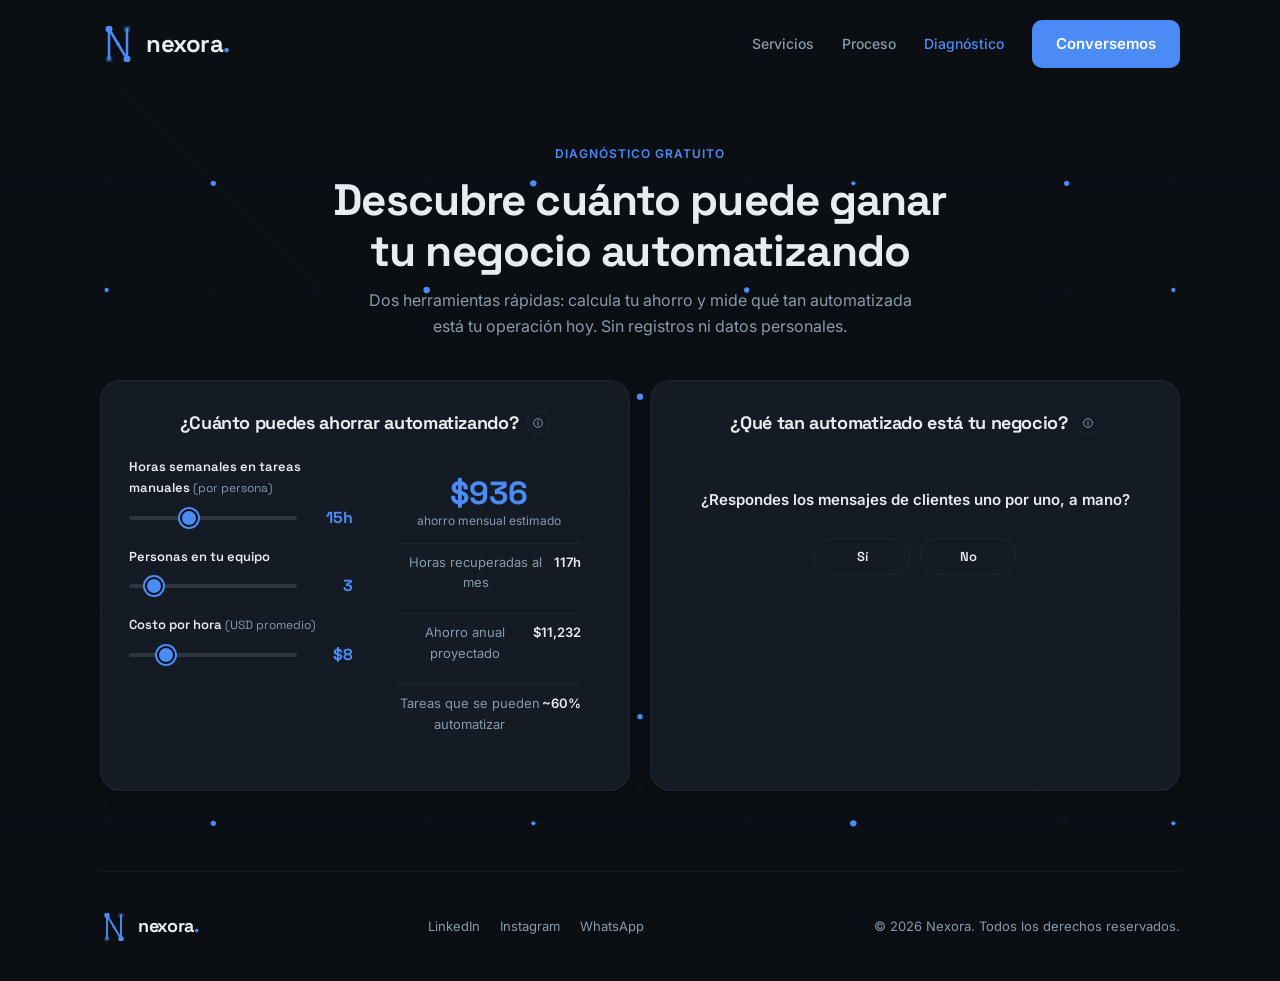
<file: diagnostico/index.html>
<!doctype html>
<html lang="es">
<head>
<meta charset="utf-8">
<meta name="viewport" content="width=device-width, initial-scale=1, viewport-fit=cover">
<title>Diagnóstico de automatización — Nexora</title>
<meta name="description" content="Calcula cuánto puedes ahorrar automatizando y descubre el nivel de automatización de tu negocio.">
<link rel="preconnect" href="https://fonts.googleapis.com">
<link rel="stylesheet" href="https://fonts.googleapis.com/css2?family=Space+Grotesk:wght@400;500;600;700&family=Inter:wght@400;500;600&display=swap">
<link rel="stylesheet" href="/styles.css">
</head>
<body>
<!-- Circuit grid background with animated nodes -->
<div class="circuit-grid-bg">
  <svg viewBox="0 0 1200 900" preserveAspectRatio="xMidYMid slice" xmlns="http://www.w3.org/2000/svg">
    <!-- Grid lines -->
    <line x1="0" y1="100" x2="1200" y2="100" stroke="var(--circuit)" stroke-width="0.5"/>
    <line x1="0" y1="200" x2="1200" y2="200" stroke="var(--circuit)" stroke-width="0.5"/>
    <line x1="0" y1="300" x2="1200" y2="300" stroke="var(--circuit)" stroke-width="0.5"/>
    <line x1="0" y1="400" x2="1200" y2="400" stroke="var(--circuit)" stroke-width="0.5"/>
    <line x1="0" y1="500" x2="1200" y2="500" stroke="var(--circuit)" stroke-width="0.5"/>
    <line x1="0" y1="600" x2="1200" y2="600" stroke="var(--circuit)" stroke-width="0.5"/>
    <line x1="0" y1="700" x2="1200" y2="700" stroke="var(--circuit)" stroke-width="0.5"/>
    <line x1="0" y1="800" x2="1200" y2="800" stroke="var(--circuit)" stroke-width="0.5"/>
    <line x1="100" y1="0" x2="100" y2="900" stroke="var(--circuit)" stroke-width="0.5"/>
    <line x1="200" y1="0" x2="200" y2="900" stroke="var(--circuit)" stroke-width="0.5"/>
    <line x1="300" y1="0" x2="300" y2="900" stroke="var(--circuit)" stroke-width="0.5"/>
    <line x1="400" y1="0" x2="400" y2="900" stroke="var(--circuit)" stroke-width="0.5"/>
    <line x1="500" y1="0" x2="500" y2="900" stroke="var(--circuit)" stroke-width="0.5"/>
    <line x1="600" y1="0" x2="600" y2="900" stroke="var(--circuit)" stroke-width="0.5"/>
    <line x1="700" y1="0" x2="700" y2="900" stroke="var(--circuit)" stroke-width="0.5"/>
    <line x1="800" y1="0" x2="800" y2="900" stroke="var(--circuit)" stroke-width="0.5"/>
    <line x1="900" y1="0" x2="900" y2="900" stroke="var(--circuit)" stroke-width="0.5"/>
    <line x1="1000" y1="0" x2="1000" y2="900" stroke="var(--circuit)" stroke-width="0.5"/>
    <line x1="1100" y1="0" x2="1100" y2="900" stroke="var(--circuit)" stroke-width="0.5"/>
    <!-- Animated nodes at intersections -->
    <circle class="circuit-node" cx="100" cy="100" r="3" fill="var(--accent)"/>
    <circle class="circuit-node" cx="300" cy="100" r="2.5" fill="var(--accent)"/>
    <circle class="circuit-node" cx="600" cy="100" r="2" fill="var(--accent)"/>
    <circle class="circuit-node" cx="900" cy="100" r="3" fill="var(--accent)"/>
    <circle class="circuit-node" cx="1100" cy="100" r="2" fill="var(--accent)"/>
    <circle class="circuit-node" cx="200" cy="200" r="2.5" fill="var(--accent)"/>
    <circle class="circuit-node" cx="500" cy="200" r="3" fill="var(--accent)"/>
    <circle class="circuit-node" cx="800" cy="200" r="2" fill="var(--accent)"/>
    <circle class="circuit-node" cx="1000" cy="200" r="2.5" fill="var(--accent)"/>
    <circle class="circuit-node" cx="100" cy="300" r="2" fill="var(--accent)"/>
    <circle class="circuit-node" cx="400" cy="300" r="3" fill="var(--accent)"/>
    <circle class="circuit-node" cx="700" cy="300" r="2.5" fill="var(--accent)"/>
    <circle class="circuit-node" cx="1100" cy="300" r="2" fill="var(--accent)"/>
    <circle class="circuit-node" cx="300" cy="400" r="2.5" fill="var(--accent)"/>
    <circle class="circuit-node" cx="600" cy="400" r="3" fill="var(--accent)"/>
    <circle class="circuit-node" cx="900" cy="400" r="2" fill="var(--accent)"/>
    <circle class="circuit-node" cx="200" cy="500" r="3" fill="var(--accent)"/>
    <circle class="circuit-node" cx="500" cy="500" r="2.5" fill="var(--accent)"/>
    <circle class="circuit-node" cx="800" cy="500" r="2" fill="var(--accent)"/>
    <circle class="circuit-node" cx="1000" cy="500" r="3" fill="var(--accent)"/>
    <circle class="circuit-node" cx="100" cy="600" r="2.5" fill="var(--accent)"/>
    <circle class="circuit-node" cx="400" cy="600" r="2" fill="var(--accent)"/>
    <circle class="circuit-node" cx="700" cy="600" r="3" fill="var(--accent)"/>
    <circle class="circuit-node" cx="1100" cy="600" r="2.5" fill="var(--accent)"/>
    <circle class="circuit-node" cx="300" cy="700" r="2" fill="var(--accent)"/>
    <circle class="circuit-node" cx="600" cy="700" r="2.5" fill="var(--accent)"/>
    <circle class="circuit-node" cx="900" cy="700" r="3" fill="var(--accent)"/>
    <circle class="circuit-node" cx="200" cy="800" r="2.5" fill="var(--accent)"/>
    <circle class="circuit-node" cx="500" cy="800" r="2" fill="var(--accent)"/>
    <circle class="circuit-node" cx="800" cy="800" r="3" fill="var(--accent)"/>
    <circle class="circuit-node" cx="1100" cy="800" r="2" fill="var(--accent)"/>
    <!-- Diagonal connection traces -->
    <line x1="100" y1="100" x2="300" y2="300" stroke="var(--accent)" stroke-width="0.5" opacity="0.1"/>
    <line x1="600" y1="100" x2="400" y2="300" stroke="var(--accent)" stroke-width="0.5" opacity="0.1"/>
    <line x1="900" y1="200" x2="1100" y2="400" stroke="var(--accent)" stroke-width="0.5" opacity="0.08"/>
    <line x1="500" y1="400" x2="700" y2="600" stroke="var(--accent)" stroke-width="0.5" opacity="0.1"/>
    <line x1="200" y1="500" x2="400" y2="700" stroke="var(--accent)" stroke-width="0.5" opacity="0.08"/>
    <line x1="800" y1="600" x2="1000" y2="800" stroke="var(--accent)" stroke-width="0.5" opacity="0.1"/>
  </svg>
</div>

<div class="wrap">
  <nav>
    <a href="/" class="logo-mark">
      <svg class="logo-icon" viewBox="0 0 36 36" fill="none" xmlns="http://www.w3.org/2000/svg">
        <g transform="translate(9, 3)">
          <line x1="0" y1="0" x2="0" y2="30" stroke="var(--accent)" stroke-width="2.5" stroke-linecap="round"/>
          <line x1="0" y1="0" x2="18" y2="30" stroke="var(--accent)" stroke-width="2.5" stroke-linecap="round"/>
          <line x1="18" y1="0" x2="18" y2="30" stroke="var(--accent)" stroke-width="2.5" stroke-linecap="round"/>
          <circle cx="0" cy="0" r="3.5" fill="var(--accent)"/>
          <circle cx="18" cy="30" r="3.5" fill="var(--accent)"/>
          <circle cx="0" cy="30" r="3.5" fill="var(--accent)" opacity="0.35"/>
          <circle cx="18" cy="0" r="3.5" fill="var(--accent)" opacity="0.35"/>
          <circle cx="9" cy="15" r="2" fill="var(--accent)" opacity="0.7"/>
        </g>
      </svg>
      <div class="logo">nexora<span>.</span></div>
    </a>
    <div class="nav-links">
      <a href="/#servicios">Servicios</a>
      <a href="/#proceso">Proceso</a>
      <a href="/diagnostico/" aria-current="page">Diagnóstico</a>
      <a href="/#contacto" class="btn">Conversemos</a>
    </div>
  </nav>

  <header class="page-head">
    <div class="section-eyebrow">Diagnóstico gratuito</div>
    <h1>Descubre cuánto puede ganar tu negocio automatizando</h1>
    <p class="section-desc">Dos herramientas rápidas: calcula tu ahorro y mide qué tan automatizada está tu operación hoy. Sin registros ni datos personales.</p>
  </header>

  <div class="tools-grid">
    <div class="calc" id="calculadora">
      <div class="calc-header">
        <h3>¿Cuánto puedes ahorrar automatizando?</h3>
        <button class="calc-info-toggle" onclick="this.closest('.calc').querySelector('.calc-info').toggleAttribute('hidden')" aria-label="Más información">
          <svg width="16" height="16" viewBox="0 0 16 16" fill="none"><circle cx="8" cy="8" r="7" stroke="currentColor" stroke-width="1.5"/><path d="M8 7v4.5M8 4.5v1" stroke="currentColor" stroke-width="1.5" stroke-linecap="round"/></svg>
        </button>
      </div>
      <div class="calc-info" hidden>
        <p>Esta calculadora estima cuánto dinero y tiempo puede recuperar tu empresa al automatizar tareas repetitivas. Basado en un ratio de automatización del 60% — el estándar de la industria para procesos operativos comunes como data entry, reportes, seguimiento de clientes y facturación.</p>
      </div>
      <div class="calc-grid">
        <div class="calc-inputs">
          <div class="calc-field">
            <label>Horas semanales en tareas manuales <span>(por persona)</span></label>
            <div class="calc-slider-row">
              <input type="range" id="calc-hours" min="2" max="40" value="15">
              <div class="calc-value" id="calc-hours-val">15h</div>
            </div>
          </div>
          <div class="calc-field">
            <label>Personas en tu equipo</label>
            <div class="calc-slider-row">
              <input type="range" id="calc-people" min="1" max="20" value="3">
              <div class="calc-value" id="calc-people-val">3</div>
            </div>
          </div>
          <div class="calc-field">
            <label>Costo por hora <span>(USD promedio)</span></label>
            <div class="calc-slider-row">
              <input type="range" id="calc-rate" min="3" max="30" value="8">
              <div class="calc-value" id="calc-rate-val">$8</div>
            </div>
          </div>
        </div>
        <div class="calc-results">
          <div>
            <div class="calc-result-big" id="calc-savings">$1,080</div>
            <div class="calc-result-label">ahorro mensual estimado</div>
          </div>
          <div class="calc-result-row">
            <span>Horas recuperadas al mes</span>
            <span id="calc-hours-saved">108h</span>
          </div>
          <div class="calc-result-row">
            <span>Ahorro anual proyectado</span>
            <span id="calc-annual">$12,960</span>
          </div>
          <div class="calc-result-row">
            <span>Tareas que se pueden automatizar</span>
            <span>~60%</span>
          </div>
        </div>
      </div>
    </div>

    <div class="calc" id="quiz">
      <div class="calc-header">
        <h3>¿Qué tan automatizado está tu negocio?</h3>
        <button class="calc-info-toggle" onclick="this.closest('.calc').querySelector('.calc-info').toggleAttribute('hidden')" aria-label="Más información">
          <svg width="16" height="16" viewBox="0 0 16 16" fill="none"><circle cx="8" cy="8" r="7" stroke="currentColor" stroke-width="1.5"/><path d="M8 7v4.5M8 4.5v1" stroke="currentColor" stroke-width="1.5" stroke-linecap="round"/></svg>
        </button>
      </div>
      <div class="calc-info" hidden>
        <p>Cinco preguntas rápidas de sí o no sobre cómo opera tu negocio hoy. Al final te mostramos tu nivel de automatización y por dónde conviene empezar. No pedimos datos ni guardamos tus respuestas.</p>
      </div>
      <div class="tool-body">
        <div class="quiz-progress" id="quiz-progress"><span></span><span></span><span></span><span></span><span></span></div>
        <div id="quiz-ask">
          <div class="quiz-q" id="quiz-q"></div>
          <div class="quiz-answers">
            <button class="tool-btn" data-a="1">Sí</button>
            <button class="tool-btn" data-a="0">No</button>
          </div>
        </div>
        <div class="quiz-result" id="quiz-result" hidden>
          <div class="quiz-level" id="quiz-level"></div>
          <div class="quiz-meter"><div id="quiz-meter"></div></div>
          <p class="quiz-msg" id="quiz-msg"></p>
          <div class="quiz-actions">
            <a class="btn" id="quiz-cta" href="/#contacto">Hablar con Nexora sobre mi resultado</a>
            <button class="tool-btn" id="quiz-restart">Repetir</button>
          </div>
        </div>
      </div>
    </div>

  </div>

  <footer>
    <a href="/" class="logo-mark" style="text-decoration:none;">
      <svg style="width:28px;height:28px;" viewBox="0 0 36 36" fill="none" xmlns="http://www.w3.org/2000/svg">
        <g transform="translate(9, 3)">
          <line x1="0" y1="0" x2="0" y2="30" stroke="var(--accent)" stroke-width="2.5" stroke-linecap="round"/>
          <line x1="0" y1="0" x2="18" y2="30" stroke="var(--accent)" stroke-width="2.5" stroke-linecap="round"/>
          <line x1="18" y1="0" x2="18" y2="30" stroke="var(--accent)" stroke-width="2.5" stroke-linecap="round"/>
          <circle cx="0" cy="0" r="3.5" fill="var(--accent)"/>
          <circle cx="18" cy="30" r="3.5" fill="var(--accent)"/>
          <circle cx="0" cy="30" r="3.5" fill="var(--accent)" opacity="0.35"/>
          <circle cx="18" cy="0" r="3.5" fill="var(--accent)" opacity="0.35"/>
          <circle cx="9" cy="15" r="2" fill="var(--accent)" opacity="0.7"/>
        </g>
      </svg>
      <div class="logo" style="font-size:1.125rem;">nexora<span>.</span></div>
    </a>
    <div class="footer-links">
      <a href="#">LinkedIn</a>
      <a href="#">Instagram</a>
      <a href="#">WhatsApp</a>
    </div>
    <div>&copy; 2026 Nexora. Todos los derechos reservados.</div>
  </footer>
</div>

<script>
// Número de WhatsApp de Nexora en formato internacional sin + ni espacios (ej. 573001234567). Vacío = el botón lleva a /#contacto.
var WA_NUMBER = '';

(function(){
  var hours = document.getElementById('calc-hours');
  var people = document.getElementById('calc-people');
  var rate = document.getElementById('calc-rate');
  var hoursVal = document.getElementById('calc-hours-val');
  var peopleVal = document.getElementById('calc-people-val');
  var rateVal = document.getElementById('calc-rate-val');
  var savings = document.getElementById('calc-savings');
  var hoursSaved = document.getElementById('calc-hours-saved');
  var annual = document.getElementById('calc-annual');

  function fmt(n) {
    return '$' + n.toLocaleString('en-US');
  }

  function calc() {
    var h = +hours.value;
    var p = +people.value;
    var r = +rate.value;
    var autoRate = 0.6;
    var monthlyHours = Math.round(h * p * 4.33 * autoRate);
    var monthlySavings = monthlyHours * r;
    var annualSavings = monthlySavings * 12;

    hoursVal.textContent = h + 'h';
    peopleVal.textContent = p;
    rateVal.textContent = '$' + r;
    savings.textContent = fmt(monthlySavings);
    hoursSaved.textContent = monthlyHours + 'h';
    annual.textContent = fmt(annualSavings);
  }

  hours.addEventListener('input', calc);
  people.addEventListener('input', calc);
  rate.addEventListener('input', calc);
  calc();
})();

(function(){
  var qs = [
    '¿Respondes los mensajes de clientes uno por uno, a mano?',
    '¿Copias datos de un sistema a otro (Excel, facturas, CRM)?',
    '¿Armas reportes o cierres de forma manual cada semana o mes?',
    '¿Haces seguimiento a clientes o cobros recordándolo tú mismo?',
    '¿Se te pierden pedidos o mensajes fuera del horario laboral?'
  ];
  var levels = [
    { min: 0, name: 'Avanzado', msg: 'Tu operación ya está bastante automatizada. Podemos ayudarte a conectar lo que falta y sumar agentes de IA.' },
    { min: 2, name: 'En camino', msg: 'Tienes una base, pero todavía hay horas valiosas en tareas repetitivas. Hay ganancias rápidas al alcance.' },
    { min: 4, name: 'Inicial', msg: 'La mayor parte de tu operación depende de trabajo manual. Es justo donde la automatización rinde más y más rápido.' }
  ];
  var i = 0, manual = 0;
  var bars = document.querySelectorAll('#quiz-progress span');
  var qEl = document.getElementById('quiz-q');
  var ask = document.getElementById('quiz-ask');
  var res = document.getElementById('quiz-result');

  function show() {
    bars.forEach(function(b, k){ b.classList.toggle('done', k < i); });
    if (i < qs.length) { qEl.textContent = qs[i]; return; }
    var lv = levels[0];
    levels.forEach(function(l){ if (manual >= l.min) lv = l; });
    document.getElementById('quiz-level').textContent = lv.name;
    document.getElementById('quiz-msg').textContent = lv.msg;
    ask.hidden = true; res.hidden = false;
    var cta = document.getElementById('quiz-cta');
    if (WA_NUMBER) {
      var ahorro = document.getElementById('calc-savings');
      var txt = 'Hola Nexora, hice el diagnóstico en su web y salí en nivel ' + lv.name + '.';
      if (ahorro) txt += ' La calculadora me estima ' + ahorro.textContent + ' de ahorro al mes.';
      cta.href = 'https://wa.me/' + WA_NUMBER + '?text=' + encodeURIComponent(txt);
      cta.target = '_blank'; cta.rel = 'noopener';
    }
    var meter = document.getElementById('quiz-meter');
    meter.style.width = '0';
    requestAnimationFrame(function(){ meter.style.width = ((qs.length - manual) / qs.length * 100) + '%'; });
  }

  ask.querySelectorAll('[data-a]').forEach(function(b){
    b.addEventListener('click', function(){ manual += +b.dataset.a; i++; show(); });
  });
  document.getElementById('quiz-restart').addEventListener('click', function(){
    i = 0; manual = 0; ask.hidden = false; res.hidden = true; show();
  });
  show();
})();
</script>
</body>
</html>
</file>
<file: styles.css>
/* Layout: single-column editorial with hero split (text + mascot), card grid services */
  :root {
    --bg: #0B0F14;
    --bg-alt: #141B24;
    --fg: #E8ECF0;
    --fg-muted: #8899AA;
    --accent: #4B8BF5;
    --accent-hover: #6BA1FF;
    --accent-soft: rgba(75,139,245,0.12);
    --accent-glow: rgba(75,139,245,0.2);
    --card-bg: #141B24;
    --card-border: rgba(232,236,240,0.06);
    --card-shadow: 0 1px 3px rgba(0,0,0,0.3), 0 4px 12px rgba(0,0,0,0.2);
    --circuit: rgba(75,139,245,0.08);
    --heading: 'Space Grotesk', system-ui, sans-serif;
    --body: 'Inter', system-ui, sans-serif;
    --radius: 12px;
    --radius-lg: 20px;
    color-scheme: dark;
  }

  /* Dark only — no light mode */

  * { margin: 0; box-sizing: border-box; }

  body {
    background: var(--bg);
    color: var(--fg);
    font-family: var(--body);
    line-height: 1.6;
    padding-left: max(16px, env(safe-area-inset-left, 0px));
    padding-right: max(16px, env(safe-area-inset-right, 0px));
    padding-block: 0;
    position: relative;
  }

  .circuit-grid-bg {
    position: fixed;
    inset: 0;
    z-index: 0;
    pointer-events: none;
    overflow: hidden;
  }

  .circuit-grid-bg svg {
    width: 100%;
    height: 100%;
  }

  @keyframes node-pulse {
    0%, 100% { opacity: 0.08; }
    50% { opacity: 0.5; }
  }

  .circuit-node { animation: node-pulse 4s ease-in-out infinite; }
  .circuit-node:nth-child(2n) { animation-delay: -1s; }
  .circuit-node:nth-child(3n) { animation-delay: -2s; }
  .circuit-node:nth-child(5n) { animation-delay: -0.5s; }
  .circuit-node:nth-child(7n) { animation-delay: -3s; animation-duration: 5s; }
  .circuit-node:nth-child(11n) { animation-delay: -1.5s; animation-duration: 6s; }

  body > * { position: relative; z-index: 1; }

  .wrap { max-width: 1080px; margin: 0 auto; }

  /* Nav */
  nav {
    display: flex;
    align-items: center;
    justify-content: space-between;
    padding: 20px 0;
    position: sticky;
    top: env(safe-area-inset-top, 0px);
    background: var(--bg);
    z-index: 10;
  }

  .logo-mark {
    display: flex;
    align-items: center;
    gap: 10px;
    text-decoration: none;
  }

  .logo-icon {
    width: 36px;
    height: 36px;
  }

  .logo {
    font-family: var(--heading);
    font-size: 1.5rem;
    font-weight: 700;
    color: var(--fg);
    letter-spacing: -0.02em;
  }

  .logo span { color: var(--accent); }

  nav a {
    font-size: 0.875rem;
    color: var(--fg-muted);
    text-decoration: none;
    font-weight: 500;
    transition: color 0.2s;
  }

  nav a:hover { color: var(--accent); }

  .nav-links {
    display: flex;
    gap: 28px;
    align-items: center;
  }

  /* Buttons */
  .btn {
    display: inline-flex;
    align-items: center;
    gap: 8px;
    padding: 12px 24px;
    background: var(--accent);
    color: #fff;
    border: none;
    border-radius: 10px;
    font-family: var(--body);
    font-size: 0.9375rem;
    font-weight: 600;
    text-decoration: none;
    cursor: pointer;
    transition: background 0.2s, transform 0.15s;
  }

  .btn:hover { background: var(--accent-hover); transform: translateY(-1px); }

  .btn-outline {
    background: transparent;
    color: var(--accent);
    border: 1.5px solid var(--accent);
  }

  .btn-outline:hover { background: var(--accent-soft); }

  /* Hero */
  .hero {
    display: grid;
    grid-template-columns: 1.4fr 0.6fr;
    gap: 48px;
    align-items: center;
    padding: 60px 0 40px;
  }

  .hero-content { min-width: 0; }

  .hero-badge {
    display: inline-block;
    padding: 6px 16px;
    background: var(--accent-soft);
    color: var(--accent);
    border-radius: 100px;
    font-size: 0.8125rem;
    font-weight: 600;
    letter-spacing: 0.03em;
    margin-bottom: 24px;
  }

  .hero h1 {
    font-family: var(--heading);
    font-size: clamp(2.25rem, 5vw, 3.5rem);
    font-weight: 700;
    line-height: 1.1;
    letter-spacing: -0.03em;
    text-wrap: balance;
    margin-bottom: 24px;
  }

  .hero h1 em {
    font-style: normal;
    color: var(--accent);
  }

  .hero p {
    font-size: 1.125rem;
    color: var(--fg-muted);
    margin-bottom: 36px;
    text-wrap: balance;
    line-height: 1.7;
  }

  .hero-cta {
    display: flex;
    gap: 12px;
    flex-wrap: wrap;
  }

  /* Mascot container */
  .hero-visual {
    display: flex;
    align-items: center;
    justify-content: center;
    min-width: 0;
    position: relative;
  }

  .mascot-wrapper {
    position: relative;
    width: 100%;
    max-width: 220px;
    margin: 0 auto;
  }

  .mascot-glow {
    position: absolute;
    top: 50%;
    left: 50%;
    transform: translate(-50%, -50%);
    width: 70%;
    height: 70%;
    background: radial-gradient(circle, var(--accent-glow) 0%, transparent 70%);
    border-radius: 50%;
    filter: blur(40px);
    z-index: 0;
  }

  .mascot-svg {
    position: relative;
    z-index: 1;
    width: 100%;
    height: auto;
  }

  /* Floating circuit lines behind mascot */
  .circuit-bg {
    position: absolute;
    inset: -20px;
    z-index: 0;
    opacity: 0.6;
  }

  /* Stats */
  .stats {
    display: grid;
    grid-template-columns: repeat(3, 1fr);
    gap: 1px;
    background: var(--card-border);
    border-radius: var(--radius-lg);
    overflow: hidden;
    margin-bottom: 80px;
  }

  .stat {
    background: var(--card-bg);
    padding: 32px 24px;
    text-align: center;
  }

  .stat-num {
    font-family: var(--heading);
    font-size: 2rem;
    font-weight: 700;
    color: var(--accent);
    font-variant-numeric: tabular-nums;
  }

  .stat-label {
    font-size: 0.875rem;
    color: var(--fg-muted);
    margin-top: 4px;
  }

  /* Calculator */
  .calc {
    background: var(--card-bg);
    border: 1px solid var(--card-border);
    border-radius: var(--radius-lg);
    padding: 28px 28px;
    box-shadow: var(--card-shadow);
  }

  .calc-header h3 {
    font-family: var(--heading);
    font-size: 1.125rem;
    font-weight: 700;
    letter-spacing: -0.02em;
    margin: 0;
  }

  .calc-grid {
    display: grid;
    grid-template-columns: 1fr 1fr;
    gap: 24px;
    align-items: start;
  }

  .calc-inputs { display: flex; flex-direction: column; gap: 16px; }

  .calc-field label {
    display: block;
    font-family: var(--heading);
    font-weight: 600;
    font-size: 0.8125rem;
    margin-bottom: 6px;
    color: var(--fg);
  }

  .calc-field label span {
    font-weight: 400;
    color: var(--fg-muted);
    font-size: 0.75rem;
  }

  .calc-slider-row {
    display: flex;
    align-items: center;
    gap: 12px;
  }

  .calc-slider-row input[type="range"] {
    flex: 1;
    -webkit-appearance: none;
    appearance: none;
    height: 4px;
    background: rgba(232,236,240,0.12);
    border-radius: 2px;
    outline: none;
  }

  .calc-slider-row input[type="range"]::-webkit-slider-thumb {
    -webkit-appearance: none;
    width: 18px;
    height: 18px;
    border-radius: 50%;
    background: var(--accent);
    cursor: pointer;
    border: 2px solid var(--bg);
    box-shadow: 0 0 0 2px var(--accent);
  }

  .calc-value {
    font-family: var(--heading);
    font-weight: 700;
    font-size: 1rem;
    color: var(--accent);
    min-width: 44px;
    text-align: right;
  }

  .calc-results {
    background: var(--bg-alt);
    border-radius: var(--radius);
    padding: 20px;
    text-align: center;
    display: flex;
    flex-direction: column;
    gap: 12px;
  }

  .calc-result-big {
    font-family: var(--heading);
    font-size: 2rem;
    font-weight: 700;
    color: var(--accent);
    line-height: 1;
  }

  .calc-result-label {
    font-size: 0.75rem;
    color: var(--fg-muted);
    margin-top: 2px;
  }

  .calc-result-row {
    display: flex;
    justify-content: space-between;
    padding: 8px 0;
    border-top: 1px solid var(--card-border);
    font-size: 0.8125rem;
  }

  .calc-result-row span:first-child { color: var(--fg-muted); }
  .calc-result-row span:last-child { font-weight: 600; color: var(--fg); }

  .calc-header {
    display: flex;
    align-items: center;
    justify-content: center;
    gap: 8px;
    margin-bottom: 20px;
  }

  .calc-info-toggle {
    background: none;
    border: 1px solid var(--card-border);
    border-radius: 50%;
    width: 24px;
    height: 24px;
    display: flex;
    align-items: center;
    justify-content: center;
    color: var(--fg-muted);
    cursor: pointer;
    transition: color 0.2s, border-color 0.2s;
    flex-shrink: 0;
  }
  .calc-info-toggle:hover { color: var(--accent); border-color: var(--accent); }

  .calc-info {
    background: var(--bg-alt);
    border-radius: var(--radius);
    padding: 12px 16px;
    margin-bottom: 16px;
    font-size: 0.8125rem;
    line-height: 1.5;
    color: var(--fg-muted);
  }
  .calc-info p { margin: 0; }

  /* Interactive tools grid */
  .tools-grid {
    display: grid;
    grid-template-columns: repeat(2, minmax(0, 1fr));
    gap: 20px;
    margin-bottom: 80px;
  }
  .tools-grid .calc { display: flex; flex-direction: column; min-width: 0; }
  .tool-body { flex: 1; display: flex; flex-direction: column; }

  .tool-btn {
    font-family: var(--heading);
    font-size: 0.8125rem;
    font-weight: 600;
    padding: 9px 16px;
    border-radius: 999px;
    border: 1px solid var(--card-border);
    background: var(--bg-alt);
    color: var(--fg);
    cursor: pointer;
    transition: border-color 0.2s, color 0.2s, background 0.2s;
  }
  .tool-btn:hover { border-color: var(--accent); color: var(--accent); }
  .tool-btn.is-on { background: var(--accent); border-color: var(--accent); color: #fff; }

  /* Quiz */
  .quiz-progress { display: flex; gap: 6px; justify-content: center; margin-bottom: 16px; }
  .quiz-progress span { width: 28px; height: 4px; border-radius: 2px; background: var(--bg-alt); transition: background 0.3s; }
  .quiz-progress span.done { background: var(--accent); }
  .quiz-q { font-size: 0.9375rem; font-weight: 600; text-align: center; min-height: 3em; display: flex; align-items: center; justify-content: center; margin-bottom: 16px; text-wrap: balance; }
  .quiz-answers { display: flex; gap: 10px; justify-content: center; }
  .quiz-answers .tool-btn { min-width: 96px; }
  .quiz-result { text-align: center; }
  .quiz-level { font-family: var(--heading); font-size: 1.5rem; font-weight: 700; color: var(--accent); margin-bottom: 6px; }
  .quiz-meter { height: 6px; border-radius: 3px; background: var(--bg-alt); overflow: hidden; margin: 12px auto; max-width: 240px; }
  .quiz-meter div { height: 100%; background: var(--accent); width: 0; transition: width 0.8s ease; }
  .quiz-msg { font-size: 0.8125rem; color: var(--fg-muted); line-height: 1.5; margin-bottom: 14px; }

  /* Flujo antes/despues */
  .flow-toggle { display: flex; gap: 8px; justify-content: center; margin-bottom: 16px; }
  .flow-steps { list-style: none; margin: 0; padding: 0; display: flex; flex-direction: column; gap: 8px; }
  .flow-steps li {
    display: flex; align-items: center; gap: 10px;
    padding: 8px 12px; border-radius: var(--radius);
    background: var(--bg-alt); font-size: 0.8125rem;
    opacity: 0.35; transition: opacity 0.35s, box-shadow 0.35s;
  }
  .flow-steps li.lit { opacity: 1; box-shadow: inset 2px 0 0 var(--accent); }
  .flow-steps li .who { margin-left: auto; color: var(--fg-muted); font-size: 0.75rem; white-space: nowrap; }
  .flow-dot { width: 8px; height: 8px; border-radius: 50%; background: var(--fg-muted); flex-shrink: 0; }
  .flow-steps li.lit .flow-dot { background: var(--accent); box-shadow: 0 0 8px var(--accent); }
  .flow-total { display: flex; justify-content: space-between; align-items: baseline; margin-top: 14px; padding-top: 12px; border-top: 1px solid var(--card-border); font-size: 0.8125rem; color: var(--fg-muted); }
  .flow-total strong { font-family: var(--heading); font-size: 1.25rem; color: var(--accent); }

  /* Industria */
  .ind-chips { display: flex; flex-wrap: wrap; gap: 8px; justify-content: center; margin-bottom: 16px; }
  .ind-list { list-style: none; margin: 0; padding: 0; display: flex; flex-direction: column; gap: 8px; }
  .ind-list li { padding: 10px 12px; border-radius: var(--radius); background: var(--bg-alt); font-size: 0.8125rem; line-height: 1.45; animation: indIn 0.4s ease both; }
  .ind-list li strong { display: block; color: var(--fg); font-size: 0.8125rem; margin-bottom: 2px; }
  .ind-list li span { color: var(--fg-muted); }
  .ind-list li:nth-child(2) { animation-delay: 0.08s; }
  .ind-list li:nth-child(3) { animation-delay: 0.16s; }
  .ind-list li:nth-child(4) { animation-delay: 0.24s; }
  @keyframes indIn { from { opacity: 0; transform: translateY(6px); } to { opacity: 1; transform: none; } }

  @media (max-width: 900px) {
    .tools-grid { grid-template-columns: 1fr; }
  }

  @media (max-width: 640px) {
    .calc { padding: 20px 16px; }
    .calc-grid { grid-template-columns: 1fr; gap: 20px; }
  }

  /* Sections */
  section { padding: 60px 0; }

  .section-eyebrow {
    font-size: 0.75rem;
    font-weight: 600;
    letter-spacing: 0.08em;
    text-transform: uppercase;
    color: var(--accent);
    margin-bottom: 12px;
  }

  .section-title {
    font-family: var(--heading);
    font-size: clamp(1.5rem, 3vw, 2.25rem);
    font-weight: 700;
    letter-spacing: -0.02em;
    text-wrap: balance;
    margin-bottom: 16px;
  }

  .section-desc {
    font-size: 1rem;
    color: var(--fg-muted);
    max-width: 560px;
    margin-bottom: 40px;
  }

  /* Services */
  .services-grid {
    display: grid;
    grid-template-columns: repeat(auto-fit, minmax(300px, 1fr));
    gap: 20px;
  }

  .service-card {
    background: var(--card-bg);
    border: 1px solid var(--card-border);
    border-radius: var(--radius-lg);
    padding: 32px 28px;
    box-shadow: var(--card-shadow);
    transition: transform 0.2s, box-shadow 0.2s;
  }

  .service-card:hover {
    transform: translateY(-3px);
    box-shadow: 0 4px 16px rgba(37,99,235,0.08), 0 8px 24px rgba(26,35,50,0.06);
  }

  .service-icon {
    width: 48px;
    height: 48px;
    border-radius: 12px;
    background: var(--accent-soft);
    display: flex;
    align-items: center;
    justify-content: center;
    margin-bottom: 20px;
    font-size: 1.25rem;
  }

  .service-card h3 {
    font-family: var(--heading);
    font-size: 1.25rem;
    font-weight: 600;
    margin-bottom: 10px;
  }

  .service-card p {
    font-size: 0.9375rem;
    color: var(--fg-muted);
    line-height: 1.6;
    min-width: 0;
  }

  /* Process */
  .process-steps {
    display: grid;
    grid-template-columns: repeat(auto-fit, minmax(220px, 1fr));
    gap: 24px;
    counter-reset: step;
  }

  .step {
    position: relative;
    padding: 28px 24px;
    background: var(--card-bg);
    border: 1px solid var(--card-border);
    border-radius: var(--radius);
    counter-increment: step;
  }

  .step::before {
    content: counter(step);
    display: block;
    font-family: var(--heading);
    font-size: 2rem;
    font-weight: 700;
    color: var(--accent);
    opacity: 0.3;
    margin-bottom: 12px;
    font-variant-numeric: tabular-nums;
  }

  .step h4 {
    font-family: var(--heading);
    font-weight: 600;
    font-size: 1rem;
    margin-bottom: 6px;
  }

  .step p {
    font-size: 0.875rem;
    color: var(--fg-muted);
  }

  /* CTA */
  .cta-section {
    text-align: center;
    padding: 80px 24px;
    background: var(--bg-alt);
    border-radius: var(--radius-lg);
    margin: 60px 0;
    position: relative;
    overflow: hidden;
  }

  .cta-section h2 {
    font-family: var(--heading);
    font-size: clamp(1.5rem, 3.5vw, 2.5rem);
    font-weight: 700;
    letter-spacing: -0.02em;
    text-wrap: balance;
    margin-bottom: 16px;
  }

  .cta-section p {
    color: var(--fg-muted);
    max-width: 480px;
    margin: 0 auto 32px;
  }

  .cta-mascot {
    width: 120px;
    height: auto;
    margin-bottom: 24px;
    opacity: 0.9;
  }

  /* Footer */
  footer {
    padding: 40px 0;
    border-top: 1px solid var(--card-border);
    display: flex;
    flex-wrap: wrap;
    justify-content: space-between;
    align-items: center;
    gap: 16px;
    font-size: 0.8125rem;
    color: var(--fg-muted);
  }

  .footer-links {
    display: flex;
    gap: 20px;
  }

  .footer-links a {
    color: var(--fg-muted);
    text-decoration: none;
    transition: color 0.2s;
  }

  .footer-links a:hover { color: var(--accent); }

  /* Mascot pulse animation */
  @keyframes pulse-glow {
    0%, 100% { opacity: 0.6; transform: translate(-50%, -50%) scale(1); }
    50% { opacity: 1; transform: translate(-50%, -50%) scale(1.05); }
  }

  .mascot-glow {
    animation: pulse-glow 4s ease-in-out infinite;
  }

  @keyframes float {
    0%, 100% { transform: translateY(0); }
    50% { transform: translateY(-8px); }
  }

  .mascot-svg {
    animation: float 5s ease-in-out infinite;
  }

  /* Data flow animation on circuit lines */
  @keyframes data-flow {
    0% { stroke-dashoffset: 20; }
    100% { stroke-dashoffset: 0; }
  }

  .circuit-flow {
    stroke-dasharray: 4 16;
    animation: data-flow 2s linear infinite;
  }

  /* Responsive */
  @media (max-width: 640px) {
    .hero {
      grid-template-columns: 1fr;
      padding: 32px 0 24px;
      text-align: center;
    }
    .hero-visual { order: -1; }
    .mascot-wrapper { max-width: 180px; margin: 0 auto; }
    .hero-cta { justify-content: center; }
    .stats { grid-template-columns: 1fr; }
    .nav-links { display: none; }
    .services-grid { grid-template-columns: 1fr; }
    .process-steps { grid-template-columns: 1fr; }
  }

  @media (prefers-reduced-motion: reduce) {
    .mascot-glow { animation: none; }
    .mascot-svg { animation: none; }
    .circuit-flow { animation: none; }
    * { transition: none !important; }
  }
  /* Featured flow on home */
  .feature { margin-bottom: 80px; text-align: center; }
  .feature .section-desc { margin-left: auto; margin-right: auto; }
  .feature .calc { text-align: left; }
  .feature-card { max-width: 680px; margin: 0 auto; }

  /* Industry picker inside services */
  .services-extra { margin-top: 24px; }
  .services-extra .ind-list { display: grid; grid-template-columns: repeat(4, minmax(0, 1fr)); gap: 12px; }
  .services-extra .ind-list li { height: 100%; }

  /* Banner to diagnostico */
  .tools-banner {
    display: flex; align-items: center; justify-content: space-between; gap: 24px;
    padding: 28px 32px; margin-bottom: 80px;
    background: var(--card-bg); border: 1px solid var(--accent-glow);
    border-radius: var(--radius-lg);
    box-shadow: 0 0 40px var(--accent-soft);
  }
  .tools-banner-text { min-width: 0; }
  .tools-banner .section-eyebrow { margin-bottom: 6px; }
  .tools-banner h3 { font-family: var(--heading); font-size: 1.375rem; font-weight: 700; letter-spacing: -0.02em; text-wrap: balance; margin-bottom: 4px; }
  .tools-banner p { color: var(--fg-muted); font-size: 0.9375rem; }
  .tools-banner .btn { flex-shrink: 0; }

  /* Diagnostico page */
  .page-head { text-align: center; padding: 56px 0 40px; }
  .page-head h1 { font-family: var(--heading); font-size: clamp(1.75rem, 4.5vw, 2.75rem); font-weight: 700; letter-spacing: -0.02em; line-height: 1.15; text-wrap: balance; margin: 8px auto 12px; max-width: 760px; }
  .page-head .section-desc { margin: 0 auto; }
  .nav-links a[aria-current="page"] { color: var(--accent); }
  .quiz-actions { display: flex; flex-wrap: wrap; gap: 10px; justify-content: center; }
  .quiz-actions .btn { font-size: 0.8125rem; padding: 10px 18px; }

  @media (max-width: 900px) {
    .services-extra .ind-list { grid-template-columns: repeat(2, minmax(0, 1fr)); }
  }
  @media (max-width: 640px) {
    .services-extra .ind-list { grid-template-columns: 1fr; }
    .tools-banner { flex-direction: column; align-items: flex-start; padding: 24px 20px; }
    .tools-banner .btn { width: 100%; justify-content: center; }
  }

  /* Por que Nexora */
  #por-que { margin-bottom: 80px; }
  .vs { display: grid; grid-template-columns: repeat(2, minmax(0, 1fr)); gap: 16px; margin-bottom: 20px; }
  .vs-col { background: var(--card-bg); border: 1px solid var(--card-border); border-radius: var(--radius-lg); padding: 24px; min-width: 0; }
  .vs-col h3 { font-family: var(--heading); font-size: 1.125rem; font-weight: 700; margin-bottom: 14px; color: var(--fg-muted); }
  .vs-us { border-color: var(--accent-glow); box-shadow: 0 0 40px var(--accent-soft); }
  .vs-us h3 { color: var(--accent); }
  .vs-col ul { list-style: none; margin: 0; padding: 0; display: flex; flex-direction: column; gap: 10px; }
  .vs-col li { display: flex; align-items: flex-start; gap: 10px; font-size: 0.9375rem; line-height: 1.5; }
  .vs-col:not(.vs-us) li { color: var(--fg-muted); }
  .vs-mark { flex-shrink: 0; width: 18px; height: 18px; margin-top: 2px; border-radius: 50%; position: relative; }
  .vs-mark.no { background: rgba(232,236,240,0.08); }
  .vs-mark.no::before, .vs-mark.no::after { content: ""; position: absolute; left: 4px; top: 8px; width: 10px; height: 2px; border-radius: 1px; background: var(--fg-muted); transform: rotate(45deg); }
  .vs-mark.no::after { transform: rotate(-45deg); }
  .vs-mark.yes { background: var(--accent); box-shadow: 0 0 10px var(--accent-glow); }
  .vs-mark.yes::after { content: ""; position: absolute; left: 6px; top: 3px; width: 5px; height: 9px; border: solid #fff; border-width: 0 2px 2px 0; transform: rotate(45deg); }
  .principles { display: grid; grid-template-columns: repeat(4, minmax(0, 1fr)); gap: 16px; }
  .principle { background: var(--card-bg); border: 1px solid var(--card-border); border-radius: var(--radius); padding: 18px; min-width: 0; }
  .principle h4 { font-family: var(--heading); font-size: 0.9375rem; font-weight: 600; margin-bottom: 6px; color: var(--fg); }
  .principle p { font-size: 0.8125rem; color: var(--fg-muted); line-height: 1.5; }

  /* Metodo en 5 pasos */
  .process-steps { grid-template-columns: repeat(5, minmax(0, 1fr)); }

  @media (max-width: 900px) {
    .vs { grid-template-columns: 1fr; }
    .principles { grid-template-columns: repeat(2, minmax(0, 1fr)); }
    .process-steps { grid-template-columns: 1fr; }
  }
  @media (max-width: 560px) {
    .principles { grid-template-columns: 1fr; }
  }
</file>
